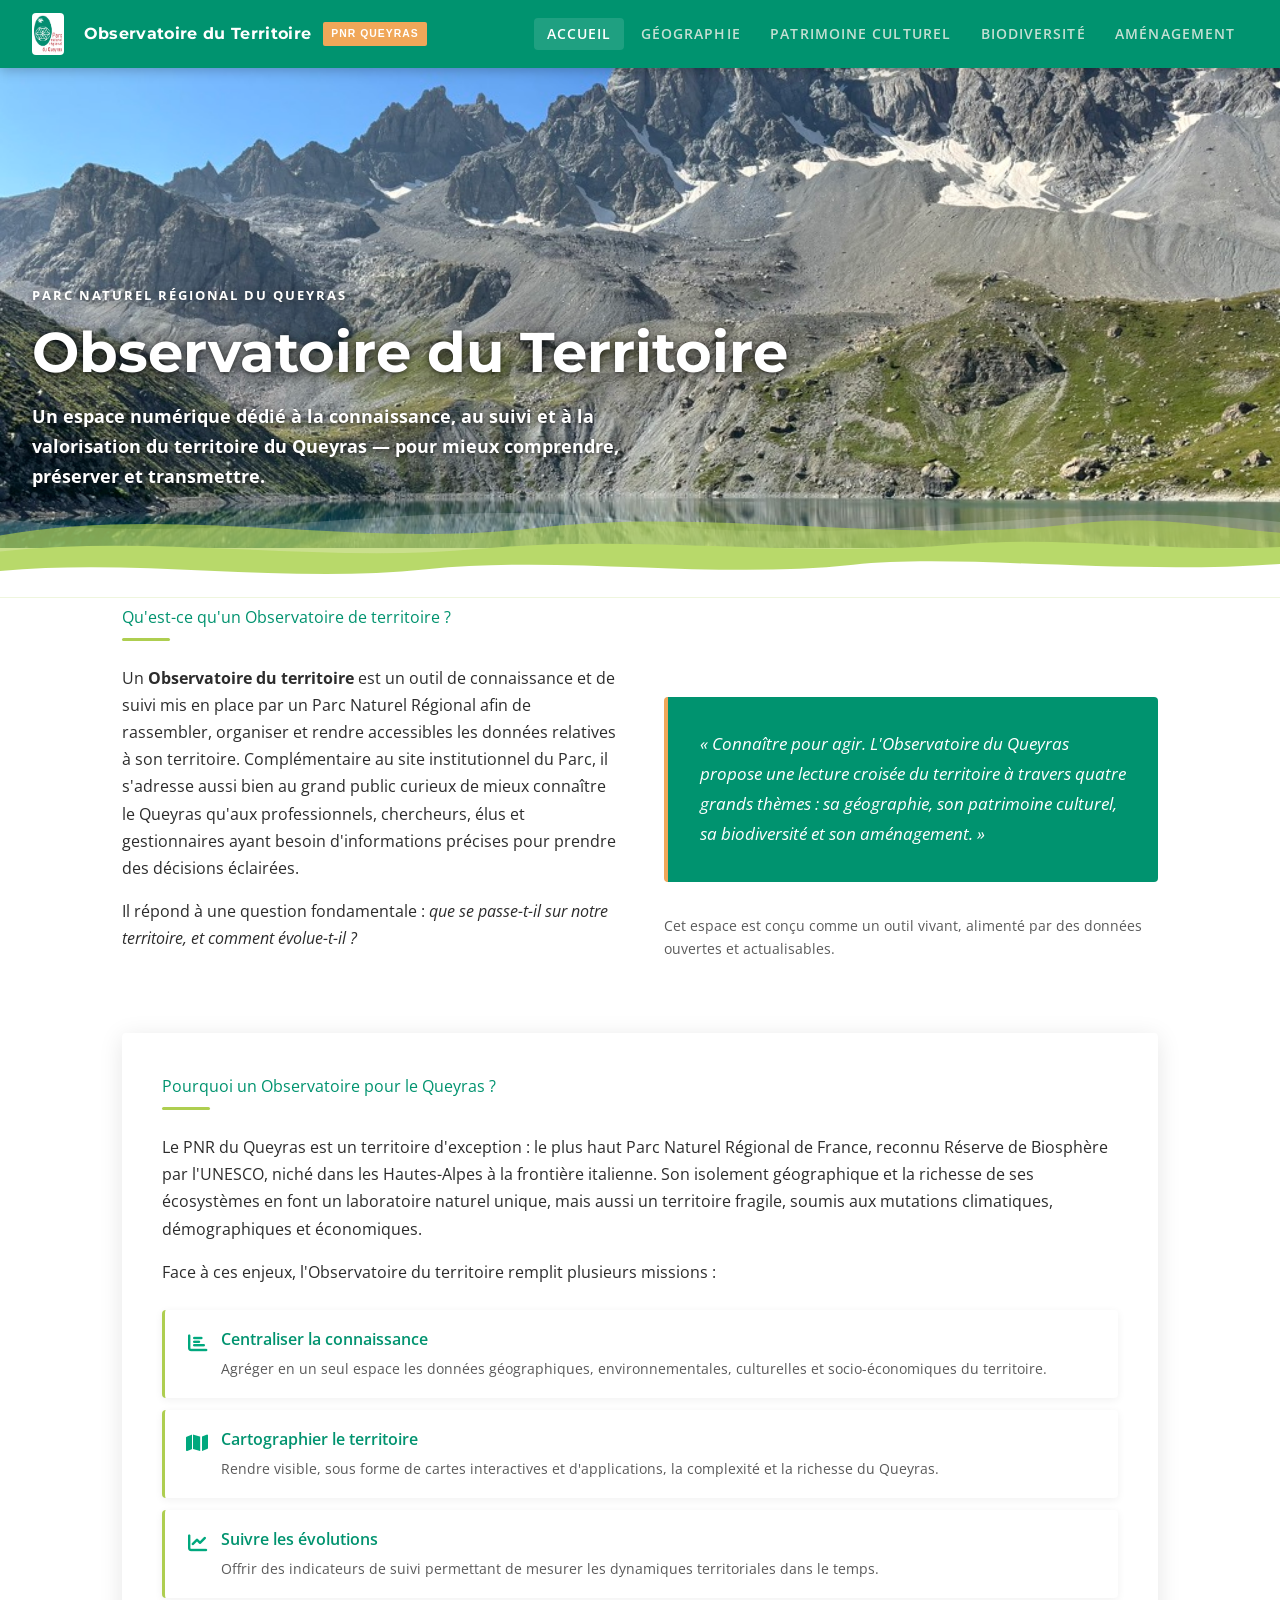
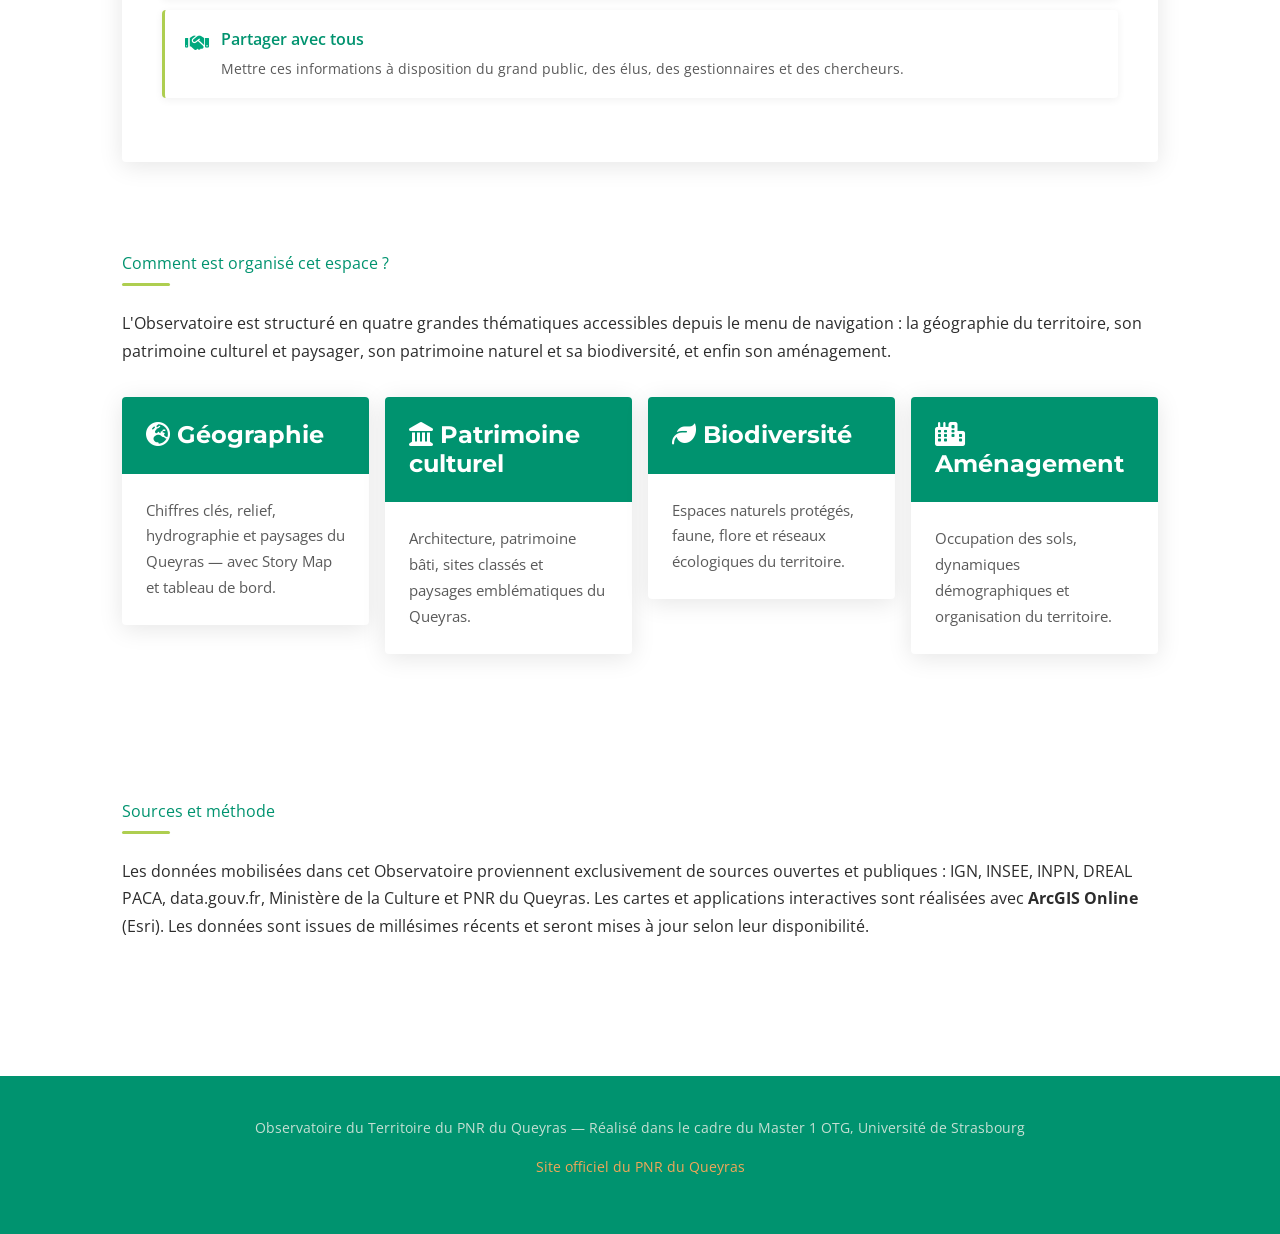
<file: index.html>
<!DOCTYPE html>
<html lang="fr">
<head>
  <meta charset="UTF-8" />
  <meta name="viewport" content="width=device-width, initial-scale=1.0" />
  <title>Observatoire du Territoire — PNR du Queyras</title>
  <link rel="stylesheet" href="style.css" />
  <style>:root { --accent: #aece50; }</style>
</head>
<body>

<!-- NAVIGATION -->
<nav class="navbar">
  <div class="nav-brand"><img src="pnr-queyras-logo.png.webp" alt="Logo PNR Queyras" style="height:42px; width:auto; margin-right:0.5rem; background:white; border-radius:4px; padding:2px;">
    <span>Observatoire du Territoire</span>
    <span class="badge">PNR Queyras</span>
  </div>
  <ul class="nav-links">
    <li><a href="index.html">Accueil</a></li>
    <li><a href="geographie.html">Géographie</a></li>
    <li><a href="patrimoine.html">Patrimoine culturel</a></li>
    <li><a href="biodiversite.html">Biodiversité</a></li>
    <li><a href="amenagement.html">Aménagement</a></li>
  </ul>
</nav>

<!-- HERO -->
<header class="hero" style="
  background: url('accueil-cover.jpeg') center 45% / cover no-repeat;
  position: relative;
">
  <div class="hero-content">
    <p class="hero-eyebrow" style="font-weight:700;">Parc Naturel Régional du Queyras</p>
    <h1>Observatoire du Territoire</h1>
    <p class="hero-subtitle" style="font-weight:700;">Un espace numérique dédié à la connaissance, au suivi et à la valorisation du territoire du Queyras — pour mieux comprendre, préserver et transmettre.</p>
  </div>
  <div class="hero-waves">
    <svg viewBox="0 0 1440 120" preserveAspectRatio="none" xmlns="http://www.w3.org/2000/svg">
      <path d="M0,30 C240,70 480,0 720,35 C960,70 1200,5 1440,35 L1440,120 L0,120 Z" fill="rgba(255,255,255,0.18)"/>
      <path d="M0,50 C200,15 400,65 600,42 C800,18 1000,60 1200,38 C1300,25 1370,42 1440,47 L1440,120 L0,120 Z" fill="#aece50" opacity="0.65"/>
      <path d="M0,68 C180,48 360,82 540,65 C720,48 900,76 1080,60 C1200,50 1320,70 1440,63 L1440,120 L0,120 Z" fill="#b8d96a"/>
      <path d="M0,90 C160,75 320,105 480,88 C640,72 800,100 960,83 C1080,70 1260,95 1440,82 L1440,120 L0,120 Z" fill="#ffffff"/>
    </svg>
  </div>
</header>

<!-- SECTION : QU'EST-CE QU'UN OBSERVATOIRE ? -->
<main>
  <div class="container">

    <section class="section">
      <p class="section-title">Qu'est-ce qu'un Observatoire de territoire ?</p>
      <div class="section-line"></div>

      <div class="content-split fade-in">
        <div>
          <p>Un <strong>Observatoire du territoire</strong> est un outil de connaissance et de suivi mis en place par un Parc Naturel Régional afin de rassembler, organiser et rendre accessibles les données relatives à son territoire. Complémentaire au site institutionnel du Parc, il s'adresse aussi bien au grand public curieux de mieux connaître le Queyras qu'aux professionnels, chercheurs, élus et gestionnaires ayant besoin d'informations précises pour prendre des décisions éclairées.</p>
          <p>Il répond à une question fondamentale : <em>que se passe-t-il sur notre territoire, et comment évolue-t-il ?</em></p>
        </div>
        <div>
          <div class="intro-band">
            « Connaître pour agir. L'Observatoire du Queyras propose une lecture croisée du territoire à travers quatre grands thèmes : sa géographie, son patrimoine culturel, sa biodiversité et son aménagement. »
          </div>
          <p style="font-size:0.88rem; color:var(--texte-leger); margin-top:0.5rem;">Cet espace est conçu comme un outil vivant, alimenté par des données ouvertes et actualisables.</p>
        </div>
      </div>
    </section>

    <!-- SECTION : POURQUOI UN OBSERVATOIRE POUR LE QUEYRAS ? -->
    <section class="section fade-in" style="background:var(--blanc); border-radius:4px; padding:2.5rem; box-shadow:var(--ombre); margin-bottom:2rem;">
      <p class="section-title">Pourquoi un Observatoire pour le Queyras ?</p>
      <div class="section-line"></div>
      <p>Le PNR du Queyras est un territoire d'exception : le plus haut Parc Naturel Régional de France, reconnu Réserve de Biosphère par l'UNESCO, niché dans les Hautes-Alpes à la frontière italienne. Son isolement géographique et la richesse de ses écosystèmes en font un laboratoire naturel unique, mais aussi un territoire fragile, soumis aux mutations climatiques, démographiques et économiques.</p>
      <p>Face à ces enjeux, l'Observatoire du territoire remplit plusieurs missions :</p>
      <ul class="heritage-list">
        <li>
          <span class="icon"><i class="fa-solid fa-chart-bar"></i></span>
          <div><strong>Centraliser la connaissance</strong><span>Agréger en un seul espace les données géographiques, environnementales, culturelles et socio-économiques du territoire.</span></div>
        </li>
        <li>
          <span class="icon"><i class="fa-solid fa-map"></i></span>
          <div><strong>Cartographier le territoire</strong><span>Rendre visible, sous forme de cartes interactives et d'applications, la complexité et la richesse du Queyras.</span></div>
        </li>
        <li>
          <span class="icon"><i class="fa-solid fa-chart-line"></i></span>
          <div><strong>Suivre les évolutions</strong><span>Offrir des indicateurs de suivi permettant de mesurer les dynamiques territoriales dans le temps.</span></div>
        </li>
        <li>
          <span class="icon"><i class="fa-solid fa-handshake"></i></span>
          <div><strong>Partager avec tous</strong><span>Mettre ces informations à disposition du grand public, des élus, des gestionnaires et des chercheurs.</span></div>
        </li>
      </ul>
    </section>

    <!-- SECTION : COMMENT EST ORGANISÉ CET ESPACE ? -->
    <section class="section fade-in">
      <p class="section-title">Comment est organisé cet espace ?</p>
      <div class="section-line"></div>
      <p>L'Observatoire est structuré en quatre grandes thématiques accessibles depuis le menu de navigation : la géographie du territoire, son patrimoine culturel et paysager, son patrimoine naturel et sa biodiversité, et enfin son aménagement.</p>

      <div class="stats-grid" style="grid-template-columns: repeat(auto-fit, minmax(220px,1fr));">
        <a href="geographie.html" style="text-decoration:none;">
          <div class="theme-card">
            <div class="theme-card-header"><h3><i class="fa-solid fa-earth-europe"></i> Géographie</h3></div>
            <div class="theme-card-body">Chiffres clés, relief, hydrographie et paysages du Queyras — avec Story Map et tableau de bord.</div>
          </div>
        </a>
        <a href="patrimoine.html" style="text-decoration:none;">
          <div class="theme-card">
            <div class="theme-card-header"><h3><i class="fa-solid fa-landmark"></i> Patrimoine culturel</h3></div>
            <div class="theme-card-body">Architecture, patrimoine bâti, sites classés et paysages emblématiques du Queyras.</div>
          </div>
        </a>
        <a href="biodiversite.html" style="text-decoration:none;">
          <div class="theme-card">
            <div class="theme-card-header"><h3><i class="fa-solid fa-leaf"></i> Biodiversité</h3></div>
            <div class="theme-card-body">Espaces naturels protégés, faune, flore et réseaux écologiques du territoire.</div>
          </div>
        </a>
        <a href="amenagement.html" style="text-decoration:none;">
          <div class="theme-card">
            <div class="theme-card-header"><h3><i class="fa-solid fa-city"></i> Aménagement</h3></div>
            <div class="theme-card-body">Occupation des sols, dynamiques démographiques et organisation du territoire.</div>
          </div>
        </a>
      </div>
    </section>

    <!-- SECTION : SOURCES ET MÉTHODE -->
    <section class="section fade-in">
      <p class="section-title">Sources et méthode</p>
      <div class="section-line"></div>
      <p>Les données mobilisées dans cet Observatoire proviennent exclusivement de sources ouvertes et publiques : IGN, INSEE, INPN, DREAL PACA, data.gouv.fr, Ministère de la Culture et PNR du Queyras. Les cartes et applications interactives sont réalisées avec <strong>ArcGIS Online</strong> (Esri). Les données sont issues de millésimes récents et seront mises à jour selon leur disponibilité.</p>
    </section>

  </div>
</main>

<!-- FOOTER -->
<footer class="footer">
  <p>Observatoire du Territoire du PNR du Queyras &mdash; Réalisé dans le cadre du Master 1 OTG, Université de Strasbourg</p>
  <p style="margin-top:0.5rem;"><a href="https://www.pnr-queyras.fr" target="_blank">Site officiel du PNR du Queyras</a></p>
</footer>

<script src="main.js"></script>
</body>
</html>
</file>
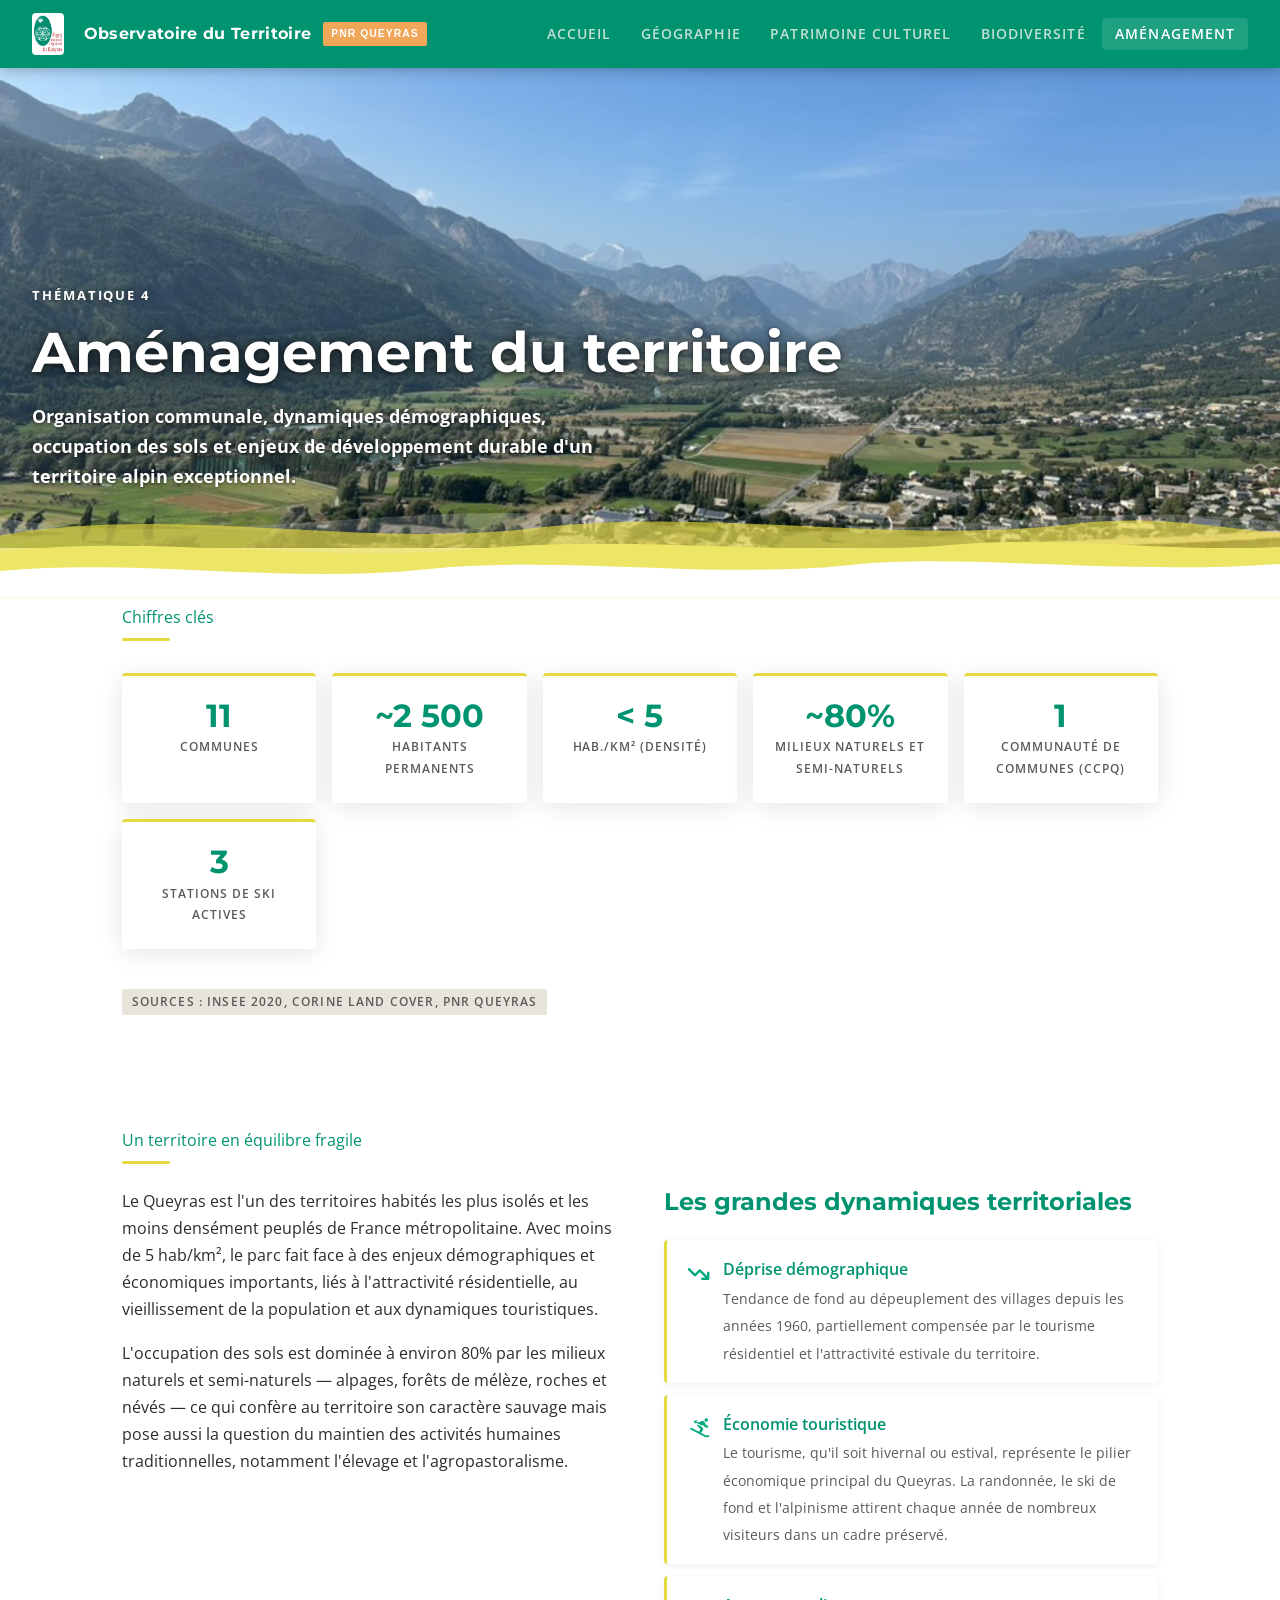
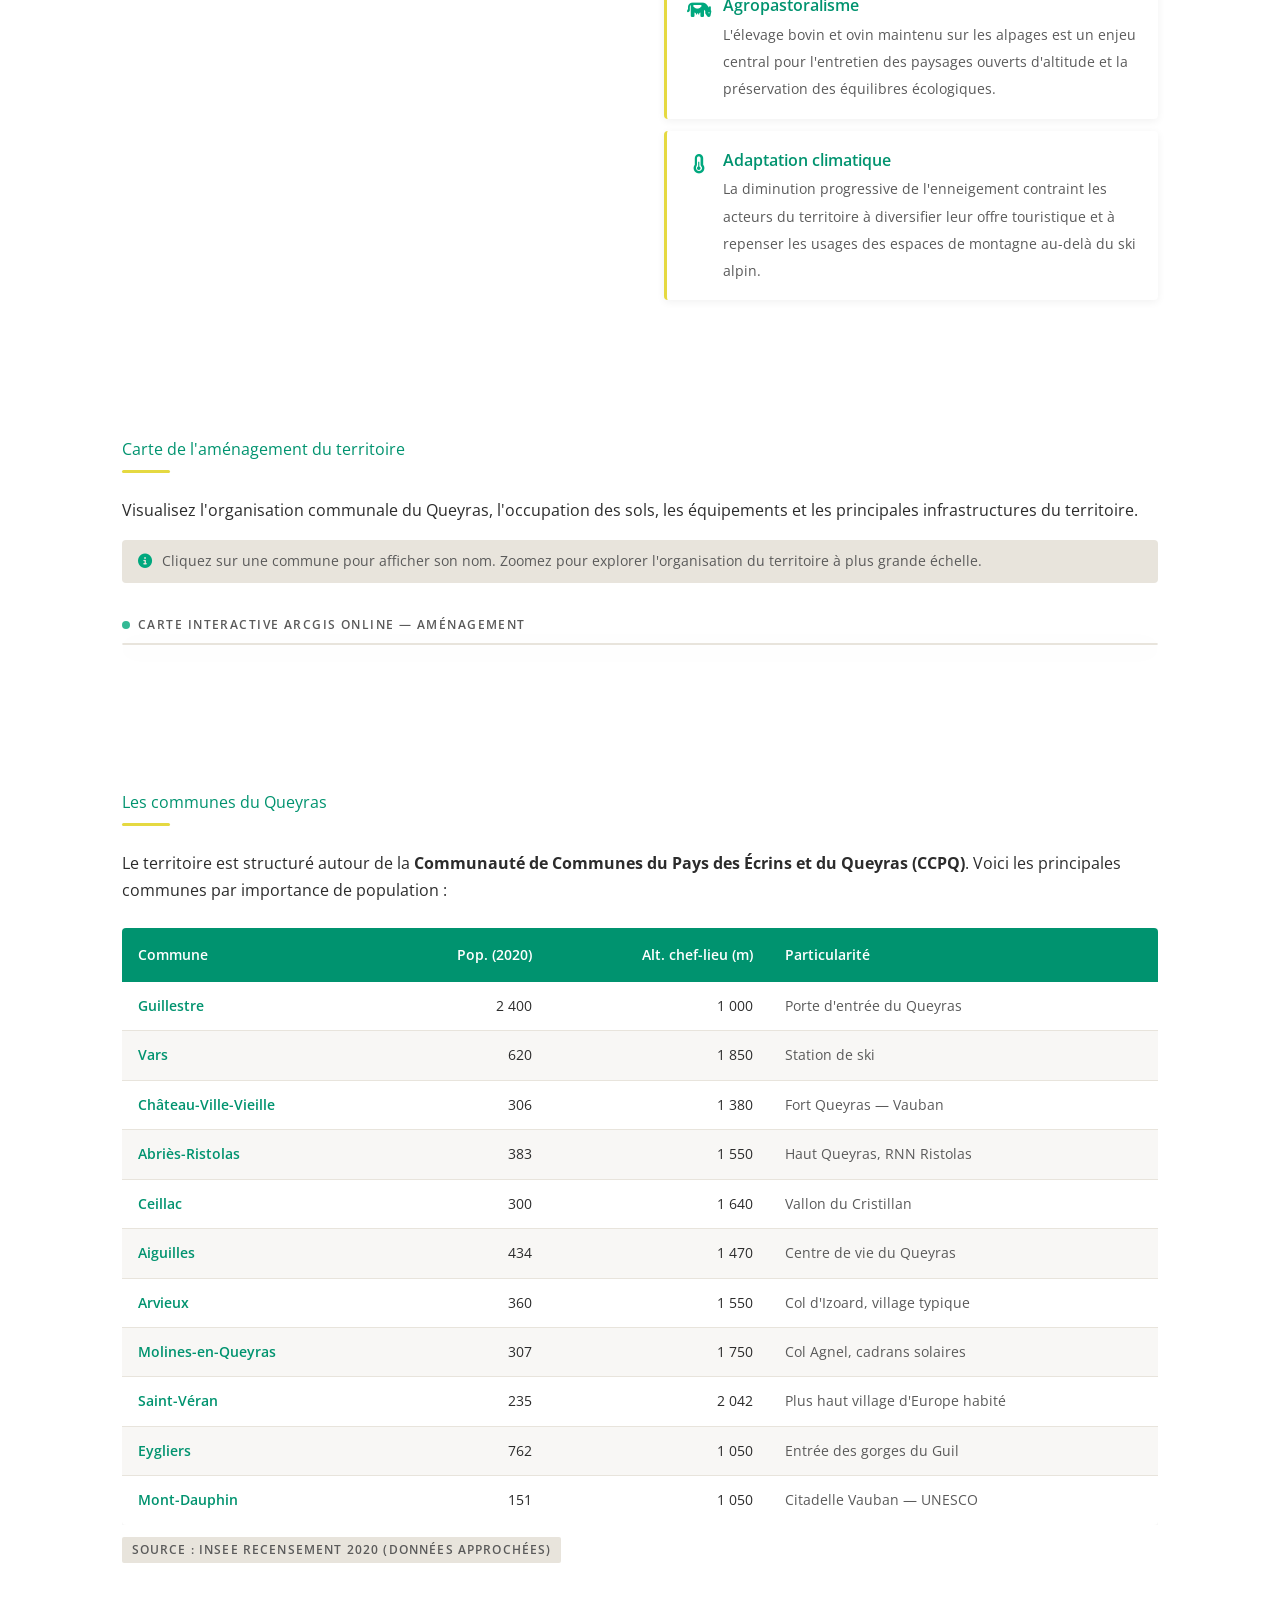
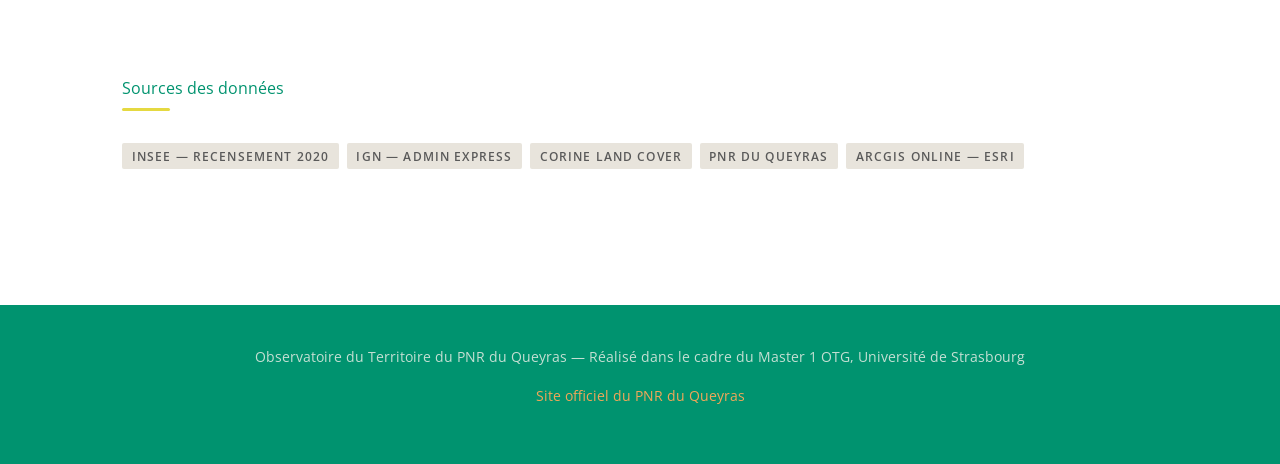
<file: amenagement.html>
<!DOCTYPE html>
<html lang="fr">
<head>
  <meta charset="UTF-8" />
  <meta name="viewport" content="width=device-width, initial-scale=1.0" />
  <title>Aménagement du territoire — Observatoire PNR Queyras</title>
  <link rel="stylesheet" href="style.css" />
  <script type="module" src="https://js.arcgis.com/5.0/embeddable-components/"></script>
  <style>:root { --accent: #e5d941; }</style>
</head>
<body>

<nav class="navbar">
  <div class="nav-brand"><img src="pnr-queyras-logo.png.webp" alt="Logo PNR Queyras" style="height:42px; width:auto; margin-right:0.5rem; background:white; border-radius:4px; padding:2px;">
    <span>Observatoire du Territoire</span>
    <span class="badge">PNR Queyras</span>
  </div>
  <ul class="nav-links">
    <li><a href="index.html">Accueil</a></li>
    <li><a href="geographie.html">Géographie</a></li>
    <li><a href="patrimoine.html">Patrimoine culturel</a></li>
    <li><a href="biodiversite.html">Biodiversité</a></li>
    <li><a href="amenagement.html">Aménagement</a></li>
  </ul>
</nav>

<header class="hero" style="
  background: url('amenagement-cover.jpeg') center 55% / cover no-repeat;
  position: relative;
">
  <div class="hero-content">
    <p class="hero-eyebrow" style="font-weight:700;">Thématique 4</p>
    <h1>Aménagement du territoire</h1>
    <p class="hero-subtitle" style="font-weight:700;">Organisation communale, dynamiques démographiques, occupation des sols et enjeux de développement durable d'un territoire alpin exceptionnel.</p>
  </div>
  <div class="hero-waves">
    <svg viewBox="0 0 1440 120" preserveAspectRatio="none" xmlns="http://www.w3.org/2000/svg">
      <path d="M0,30 C240,70 480,0 720,35 C960,70 1200,5 1440,35 L1440,120 L0,120 Z" fill="rgba(255,255,255,0.18)"/>
      <path d="M0,50 C200,15 400,65 600,42 C800,18 1000,60 1200,38 C1300,25 1370,42 1440,47 L1440,120 L0,120 Z" fill="#e5d941" opacity="0.65"/>
      <path d="M0,68 C180,48 360,82 540,65 C720,48 900,76 1080,60 C1200,50 1320,70 1440,63 L1440,120 L0,120 Z" fill="#ece566"/>
      <path d="M0,90 C160,75 320,105 480,88 C640,72 800,100 960,83 C1080,70 1260,95 1440,82 L1440,120 L0,120 Z" fill="#ffffff"/>
    </svg>
  </div>
</header>

<main>
  <div class="container">

    <!-- CHIFFRES CLÉS -->
    <section class="section">
      <p class="section-title">Chiffres clés</p>
      <div class="section-line"></div>
      <div class="stats-grid fade-in">
        <div class="stat-card" >
          <div class="stat-value">11</div>
          <div class="stat-label">Communes</div>
        </div>
        <div class="stat-card" >
          <div class="stat-value">~2 500</div>
          <div class="stat-label">Habitants permanents</div>
        </div>
        <div class="stat-card" >
          <div class="stat-value">&lt; 5</div>
          <div class="stat-label">hab./km² (densité)</div>
        </div>
        <div class="stat-card" >
          <div class="stat-value">~80%</div>
          <div class="stat-label">Milieux naturels et semi-naturels</div>
        </div>
        <div class="stat-card" >
          <div class="stat-value">1</div>
          <div class="stat-label">Communauté de communes (CCPQ)</div>
        </div>
        <div class="stat-card" >
          <div class="stat-value">3</div>
          <div class="stat-label">Stations de ski actives</div>
        </div>
      </div>
      <span class="source-tag">Sources : INSEE 2020, Corine Land Cover, PNR Queyras</span>
    </section>

    <!-- PRÉSENTATION TEXTUELLE -->
    <section class="section fade-in">
      <p class="section-title">Un territoire en équilibre fragile</p>
      <div class="section-line"></div>
      <div class="content-split">
        <div>
          <p>Le Queyras est l'un des territoires habités les plus isolés et les moins densément peuplés de France métropolitaine. Avec moins de 5 hab/km², le parc fait face à des enjeux démographiques et économiques importants, liés à l'attractivité résidentielle, au vieillissement de la population et aux dynamiques touristiques.</p>
          <p>L'occupation des sols est dominée à environ 80% par les milieux naturels et semi-naturels — alpages, forêts de mélèze, roches et névés — ce qui confère au territoire son caractère sauvage mais pose aussi la question du maintien des activités humaines traditionnelles, notamment l'élevage et l'agropastoralisme.</p>
        </div>
        <div>
          <h3 style="color:var(--vert-foret); margin-bottom:0.75rem;">Les grandes dynamiques territoriales</h3>
          <ul class="heritage-list">
            <li>
              <span class="icon"><i class="fa-solid fa-arrow-trend-down"></i></span>
              <div><strong>Déprise démographique</strong><span>Tendance de fond au dépeuplement des villages depuis les années 1960, partiellement compensée par le tourisme résidentiel et l'attractivité estivale du territoire.</span></div>
            </li>
            <li>
              <span class="icon"><i class="fa-solid fa-person-skiing"></i></span>
              <div><strong>Économie touristique</strong><span>Le tourisme, qu'il soit hivernal ou estival, représente le pilier économique principal du Queyras. La randonnée, le ski de fond et l'alpinisme attirent chaque année de nombreux visiteurs dans un cadre préservé.</span></div>
            </li>
            <li>
              <span class="icon"><i class="fa-solid fa-cow"></i></span>
              <div><strong>Agropastoralisme</strong><span>L'élevage bovin et ovin maintenu sur les alpages est un enjeu central pour l'entretien des paysages ouverts d'altitude et la préservation des équilibres écologiques.</span></div>
            </li>
            <li>
              <span class="icon"><i class="fa-solid fa-temperature-half"></i></span>
              <div><strong>Adaptation climatique</strong><span>La diminution progressive de l'enneigement contraint les acteurs du territoire à diversifier leur offre touristique et à repenser les usages des espaces de montagne au-delà du ski alpin.</span></div>
            </li>
          </ul>
        </div>
      </div>
    </section>

    <!-- CARTE INTERACTIVE -->
    <section class="section fade-in">
      <p class="section-title">Carte de l'aménagement du territoire</p>
      <div class="section-line"></div>
      <p>Visualisez l'organisation communale du Queyras, l'occupation des sols, les équipements et les principales infrastructures du territoire.</p>
      <p style="font-size:0.88rem; color:var(--texte-leger); background:var(--gris-doux); padding:0.6rem 1rem; border-radius:4px; margin-bottom:0.5rem;">
        <i class="fa-solid fa-circle-info" style="color:var(--vert-montagne); margin-right:0.4rem;"></i>
        Cliquez sur une commune pour afficher son nom. Zoomez pour explorer l'organisation du territoire à plus grande échelle.
      </p>

      <div class="map-block">
        <div class="map-label">Carte interactive ArcGIS Online — Aménagement</div>
        <div class="map-iframe-wrapper">
          <!-- ╔══════════════════════════════════════════════════════════╗
               ║  REMPLACER PAR VOTRE LIEN ARCGIS AMÉNAGEMENT            ║
               ║  Couches suggérées :                                    ║
               ║  - Limites PNR + Communes                               ║
               ║  - Occupation des sols (Corine Land Cover)              ║
               ║  - Routes et accès                                      ║
               ║  - Équipements touristiques                             ║
               ╚══════════════════════════════════════════════════════════╝ -->
          <arcgis-embedded-map
            style="height:500px; width:100%;"
            item-id="7ecd8240e781426290216655fb91750b"
            theme="light"
            legend-enabled
            time-zone-label-enabled
            extent="725089.1506070411,5548488.668702696,801679.0529486844,5602911.832841669,102100"
            portal-url="https://unistra.maps.arcgis.com">
          </arcgis-embedded-map>
        </div>
      </div>
    </section>

    <!-- RÉPARTITION COMMUNALE -->
    <section class="section fade-in">
      <p class="section-title">Les communes du Queyras</p>
      <div class="section-line"></div>
      <p>Le territoire est structuré autour de la <strong>Communauté de Communes du Pays des Écrins et du Queyras (CCPQ)</strong>. Voici les principales communes par importance de population :</p>

      <div style="overflow-x:auto; margin-top:1.5rem;">
        <table style="width:100%; border-collapse:collapse; background:var(--blanc); border-radius:4px; overflow:hidden; box-shadow:var(--ombre); font-size:0.9rem;">
          <thead>
            <tr style="background:var(--vert-foret); color:var(--blanc);">
              <th style="padding:0.9rem 1rem; text-align:left; font-weight:600;">Commune</th>
              <th style="padding:0.9rem 1rem; text-align:right; font-weight:600;">Pop. (2020)</th>
              <th style="padding:0.9rem 1rem; text-align:right; font-weight:600;">Alt. chef-lieu (m)</th>
              <th style="padding:0.9rem 1rem; text-align:left; font-weight:600;">Particularité</th>
            </tr>
          </thead>
          <tbody>
            <tr style="border-bottom:1px solid var(--gris-doux);">
              <td style="padding:0.75rem 1rem; font-weight:600; color:var(--vert-foret);">Guillestre</td>
              <td style="padding:0.75rem 1rem; text-align:right;">2 400</td>
              <td style="padding:0.75rem 1rem; text-align:right;">1 000</td>
              <td style="padding:0.75rem 1rem; color:var(--texte-leger);">Porte d'entrée du Queyras</td>
            </tr>
            <tr style="border-bottom:1px solid var(--gris-doux); background:rgba(232,228,220,0.3);">
              <td style="padding:0.75rem 1rem; font-weight:600; color:var(--vert-foret);">Vars</td>
              <td style="padding:0.75rem 1rem; text-align:right;">620</td>
              <td style="padding:0.75rem 1rem; text-align:right;">1 850</td>
              <td style="padding:0.75rem 1rem; color:var(--texte-leger);">Station de ski</td>
            </tr>
            <tr style="border-bottom:1px solid var(--gris-doux);">
              <td style="padding:0.75rem 1rem; font-weight:600; color:var(--vert-foret);">Château-Ville-Vieille</td>
              <td style="padding:0.75rem 1rem; text-align:right;">306</td>
              <td style="padding:0.75rem 1rem; text-align:right;">1 380</td>
              <td style="padding:0.75rem 1rem; color:var(--texte-leger);">Fort Queyras — Vauban</td>
            </tr>
            <tr style="border-bottom:1px solid var(--gris-doux); background:rgba(232,228,220,0.3);">
              <td style="padding:0.75rem 1rem; font-weight:600; color:var(--vert-foret);">Abriès-Ristolas</td>
              <td style="padding:0.75rem 1rem; text-align:right;">383</td>
              <td style="padding:0.75rem 1rem; text-align:right;">1 550</td>
              <td style="padding:0.75rem 1rem; color:var(--texte-leger);">Haut Queyras, RNN Ristolas</td>
            </tr>
            <tr style="border-bottom:1px solid var(--gris-doux);">
              <td style="padding:0.75rem 1rem; font-weight:600; color:var(--vert-foret);">Ceillac</td>
              <td style="padding:0.75rem 1rem; text-align:right;">300</td>
              <td style="padding:0.75rem 1rem; text-align:right;">1 640</td>
              <td style="padding:0.75rem 1rem; color:var(--texte-leger);">Vallon du Cristillan</td>
            </tr>
            <tr style="border-bottom:1px solid var(--gris-doux); background:rgba(232,228,220,0.3);">
              <td style="padding:0.75rem 1rem; font-weight:600; color:var(--vert-foret);">Aiguilles</td>
              <td style="padding:0.75rem 1rem; text-align:right;">434</td>
              <td style="padding:0.75rem 1rem; text-align:right;">1 470</td>
              <td style="padding:0.75rem 1rem; color:var(--texte-leger);">Centre de vie du Queyras</td>
            </tr>
            <tr style="border-bottom:1px solid var(--gris-doux);">
              <td style="padding:0.75rem 1rem; font-weight:600; color:var(--vert-foret);">Arvieux</td>
              <td style="padding:0.75rem 1rem; text-align:right;">360</td>
              <td style="padding:0.75rem 1rem; text-align:right;">1 550</td>
              <td style="padding:0.75rem 1rem; color:var(--texte-leger);">Col d'Izoard, village typique</td>
            </tr>
            <tr style="border-bottom:1px solid var(--gris-doux); background:rgba(232,228,220,0.3);">
              <td style="padding:0.75rem 1rem; font-weight:600; color:var(--vert-foret);">Molines-en-Queyras</td>
              <td style="padding:0.75rem 1rem; text-align:right;">307</td>
              <td style="padding:0.75rem 1rem; text-align:right;">1 750</td>
              <td style="padding:0.75rem 1rem; color:var(--texte-leger);">Col Agnel, cadrans solaires</td>
            </tr>
            <tr style="border-bottom:1px solid var(--gris-doux);">
              <td style="padding:0.75rem 1rem; font-weight:600; color:var(--vert-foret);">Saint-Véran</td>
              <td style="padding:0.75rem 1rem; text-align:right;">235</td>
              <td style="padding:0.75rem 1rem; text-align:right;">2 042</td>
              <td style="padding:0.75rem 1rem; color:var(--texte-leger);">Plus haut village d'Europe habité</td>
            </tr>
            <tr style="border-bottom:1px solid var(--gris-doux); background:rgba(232,228,220,0.3);">
              <td style="padding:0.75rem 1rem; font-weight:600; color:var(--vert-foret);">Eygliers</td>
              <td style="padding:0.75rem 1rem; text-align:right;">762</td>
              <td style="padding:0.75rem 1rem; text-align:right;">1 050</td>
              <td style="padding:0.75rem 1rem; color:var(--texte-leger);">Entrée des gorges du Guil</td>
            </tr>
            <tr>
              <td style="padding:0.75rem 1rem; font-weight:600; color:var(--vert-foret);">Mont-Dauphin</td>
              <td style="padding:0.75rem 1rem; text-align:right;">151</td>
              <td style="padding:0.75rem 1rem; text-align:right;">1 050</td>
              <td style="padding:0.75rem 1rem; color:var(--texte-leger);">Citadelle Vauban — UNESCO</td>
            </tr>
          </tbody>
        </table>
      </div>
      <span class="source-tag" style="margin-top:0.75rem; display:inline-block;">Source : INSEE Recensement 2020 (données approchées)</span>
    </section>

    <section class="section fade-in">
      <p class="section-title">Sources des données</p>
      <div class="section-line"></div>
      <p>
        <span class="source-tag">INSEE — Recensement 2020</span>&nbsp;
        <span class="source-tag">IGN — Admin Express</span>&nbsp;
        <span class="source-tag">Corine Land Cover</span>&nbsp;
        <span class="source-tag">PNR du Queyras</span>&nbsp;
        <span class="source-tag">ArcGIS Online — Esri</span>
      </p>
    </section>

  </div>
</main>

<footer class="footer">
  <p>Observatoire du Territoire du PNR du Queyras &mdash; Réalisé dans le cadre du Master 1 OTG, Université de Strasbourg</p>
  <p style="margin-top:0.5rem;"><a href="https://www.pnr-queyras.fr" target="_blank">Site officiel du PNR du Queyras</a></p>
</footer>

<script src="main.js"></script>
</body>
</html>
</file>
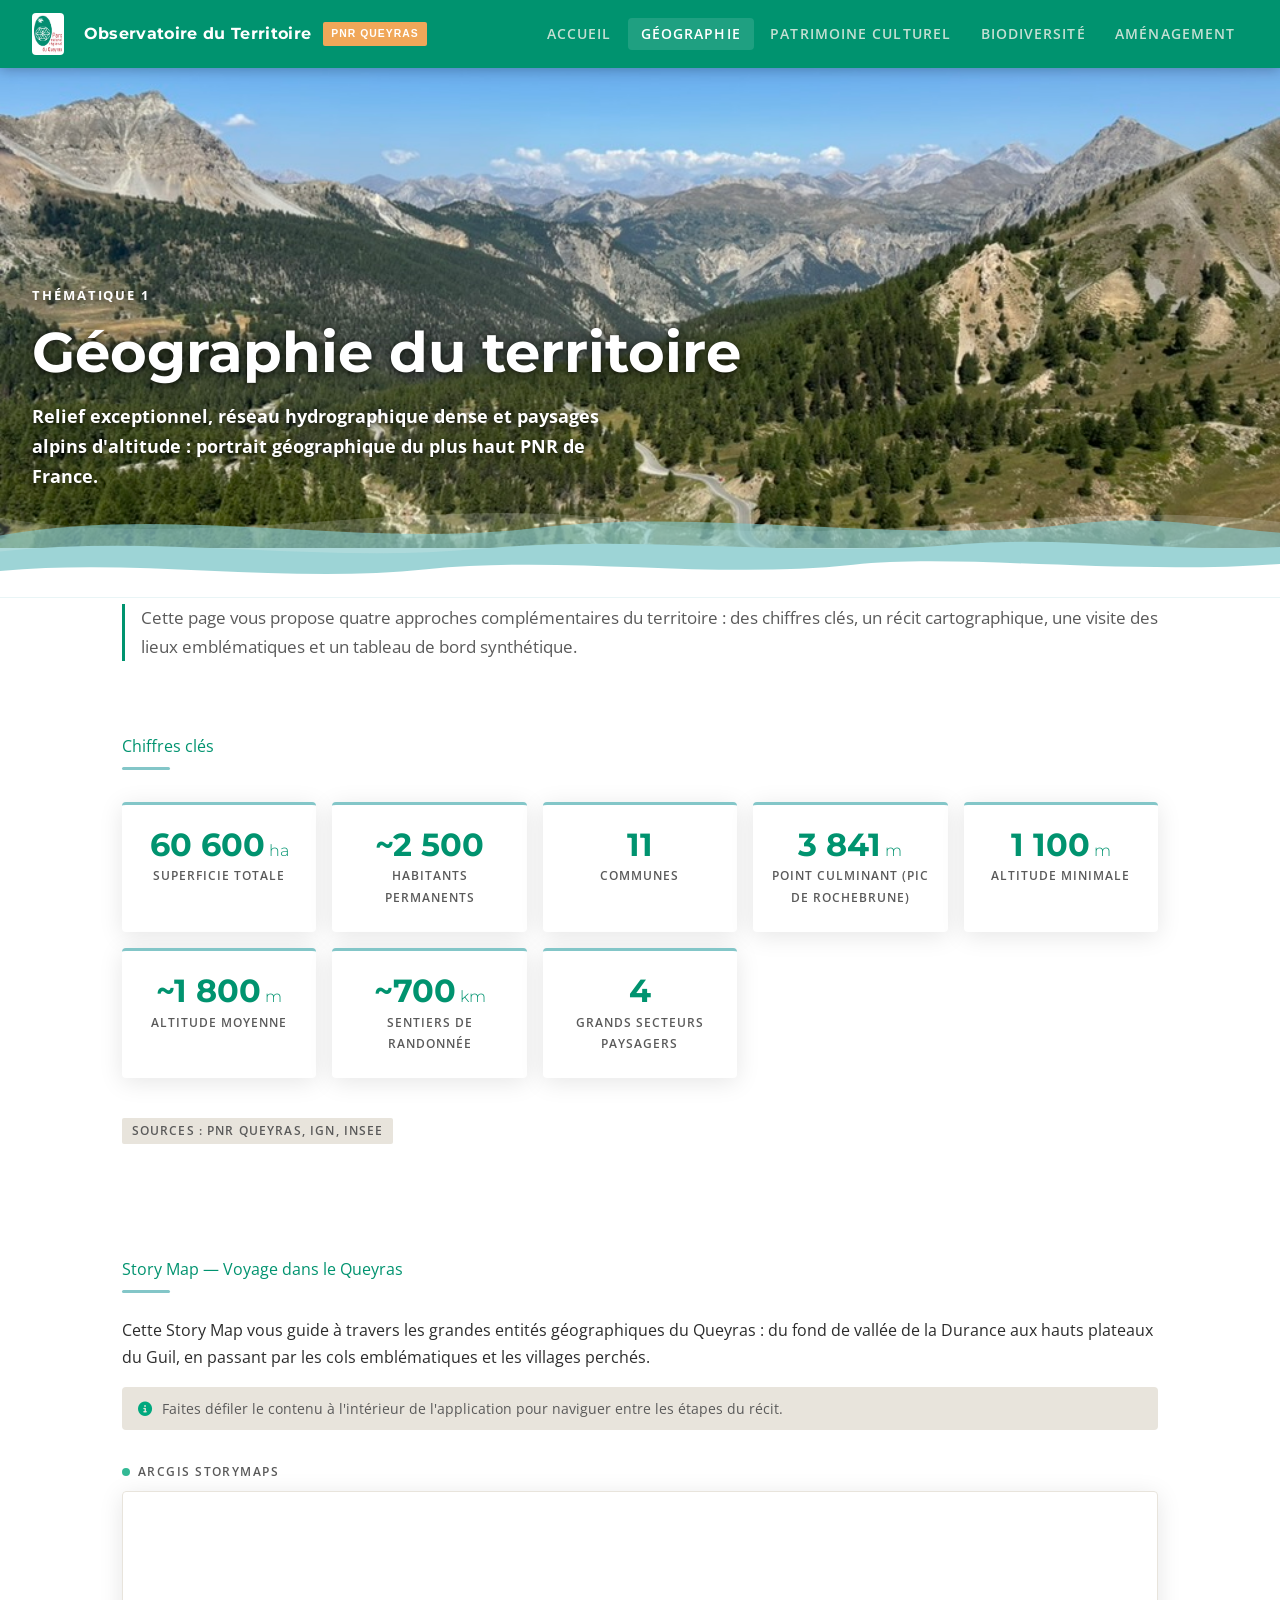
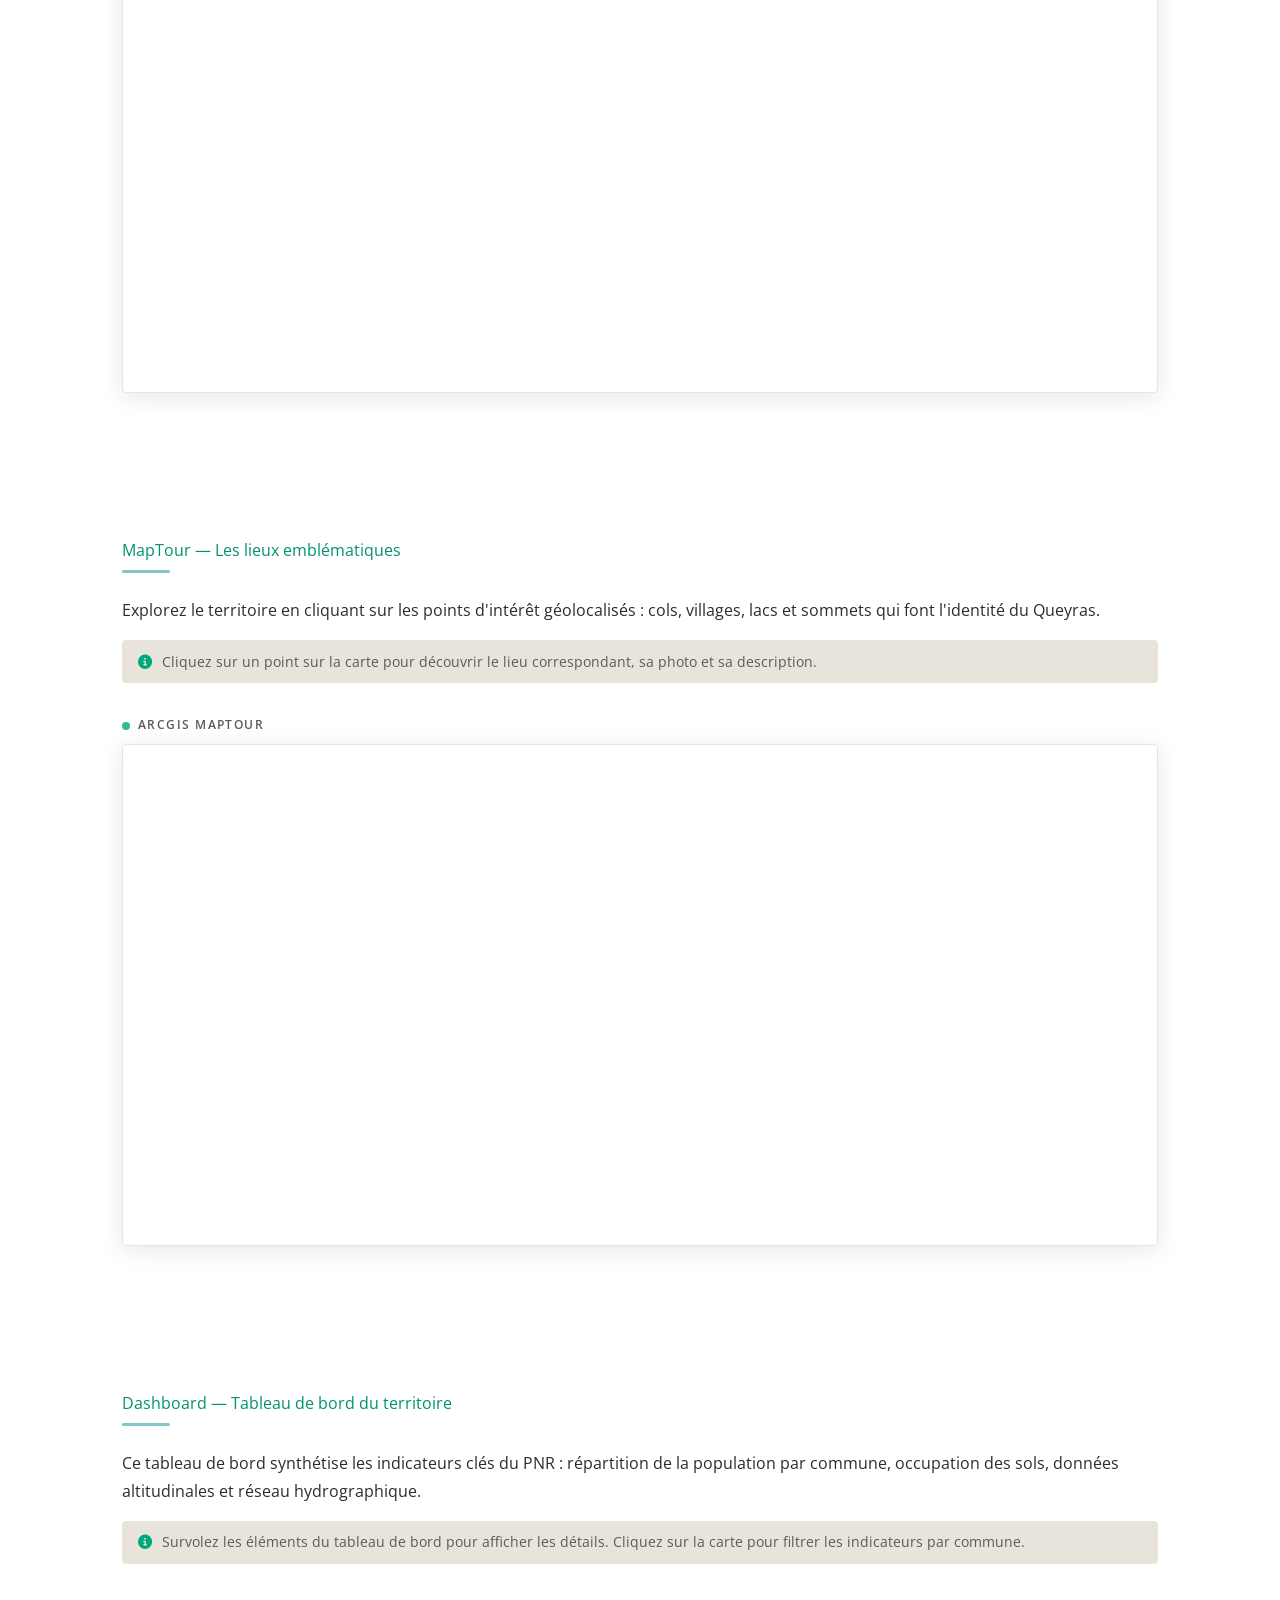
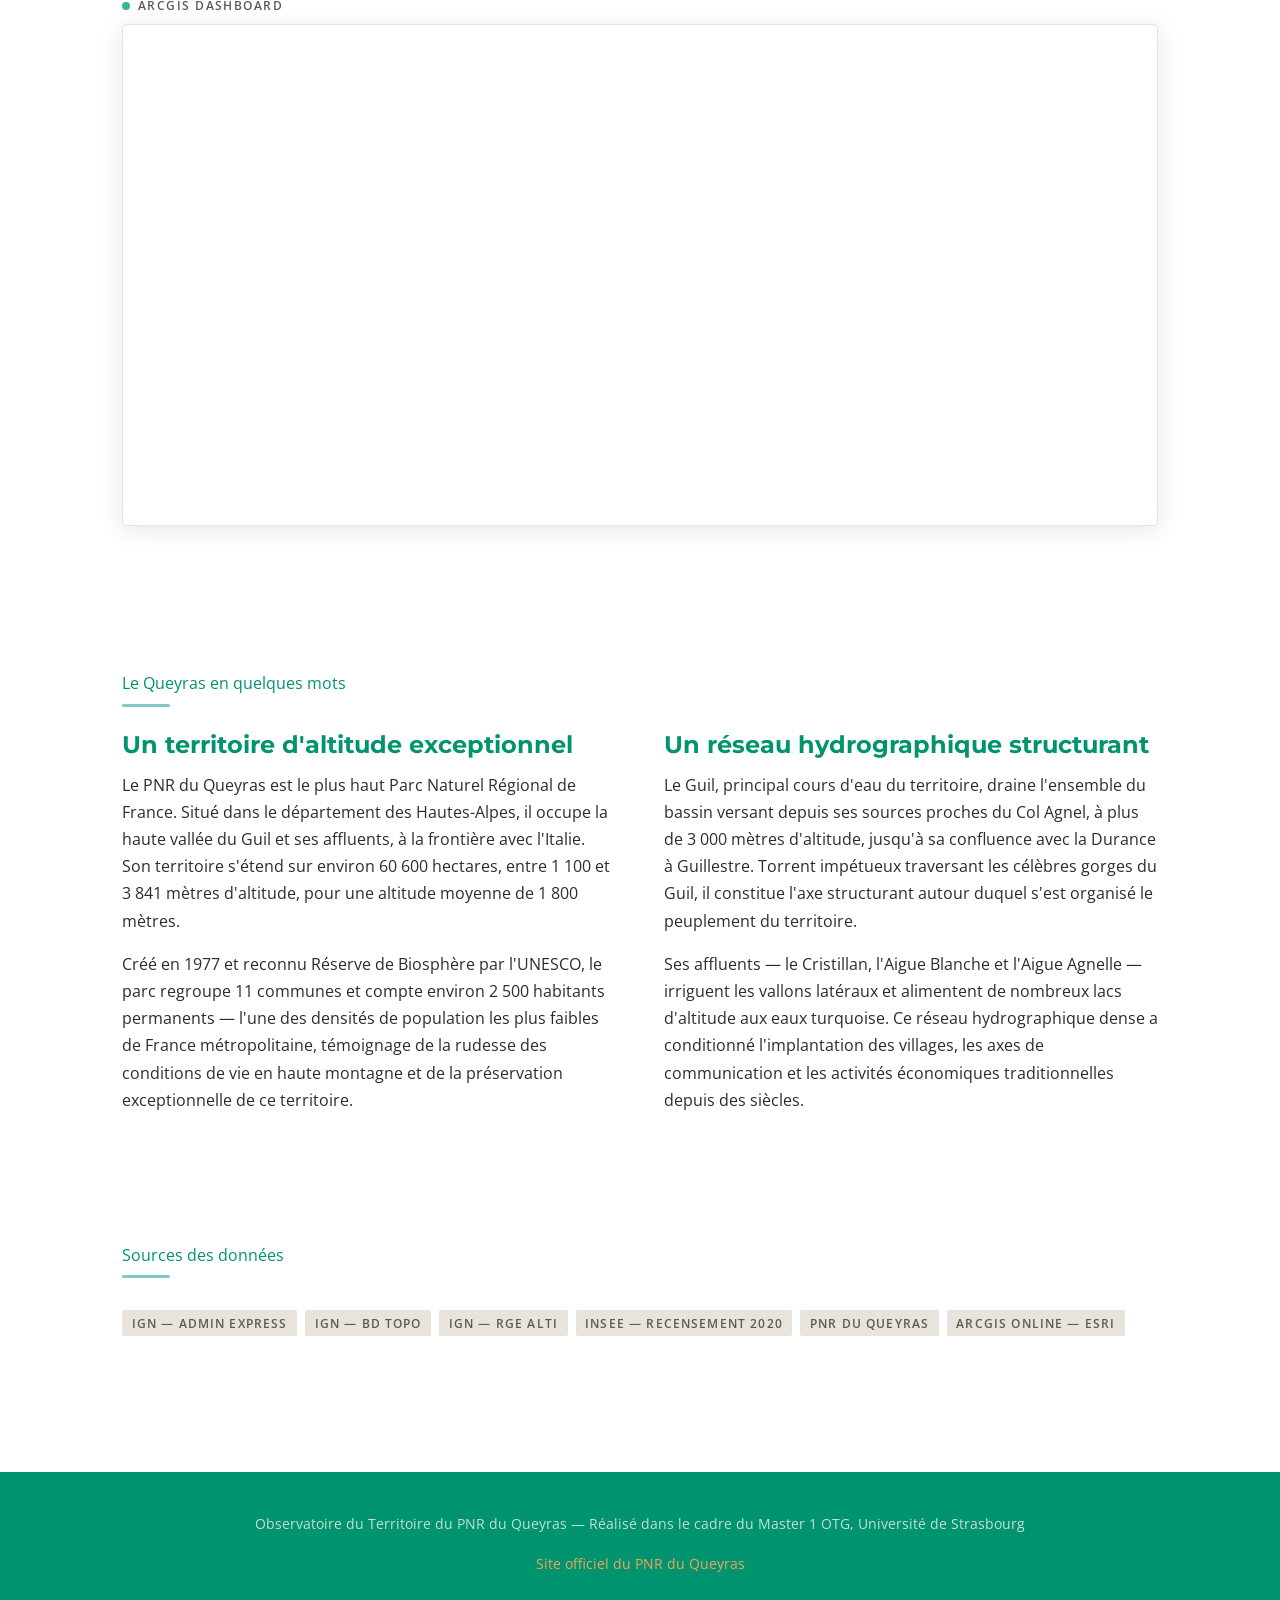
<file: geographie.html>
<!DOCTYPE html>
<html lang="fr">
<head>
  <meta charset="UTF-8" />
  <meta name="viewport" content="width=device-width, initial-scale=1.0" />
  <title>Géographie du territoire — Observatoire PNR Queyras</title>
  <link rel="stylesheet" href="style.css" />
  <style>:root { --accent: #83c6c8; }</style>
</head>
<body>

<nav class="navbar">
  <div class="nav-brand"><img src="pnr-queyras-logo.png.webp" alt="Logo PNR Queyras" style="height:42px; width:auto; margin-right:0.5rem; background:white; border-radius:4px; padding:2px;">
    <span>Observatoire du Territoire</span>
    <span class="badge">PNR Queyras</span>
  </div>
  <ul class="nav-links">
    <li><a href="index.html">Accueil</a></li>
    <li><a href="geographie.html">Géographie</a></li>
    <li><a href="patrimoine.html">Patrimoine culturel</a></li>
    <li><a href="biodiversite.html">Biodiversité</a></li>
    <li><a href="amenagement.html">Aménagement</a></li>
  </ul>
</nav>

<header class="hero" style="
  background: url('geographie-cover.jpeg') center 55% / cover no-repeat;
  position: relative;
">
  <div class="hero-content">
    <p class="hero-eyebrow" style="font-weight:700;">Thématique 1</p>
    <h1>Géographie du territoire</h1>
    <p class="hero-subtitle" style="font-weight:700;">Relief exceptionnel, réseau hydrographique dense et paysages alpins d'altitude : portrait géographique du plus haut PNR de France.</p>
  </div>
  <div class="hero-waves">
    <svg viewBox="0 0 1440 120" preserveAspectRatio="none" xmlns="http://www.w3.org/2000/svg">
      <path d="M0,30 C240,70 480,0 720,35 C960,70 1200,5 1440,35 L1440,120 L0,120 Z" fill="rgba(255,255,255,0.18)"/>
      <path d="M0,50 C200,15 400,65 600,42 C800,18 1000,60 1200,38 C1300,25 1370,42 1440,47 L1440,120 L0,120 Z" fill="#83c6c8" opacity="0.65"/>
      <path d="M0,68 C180,48 360,82 540,65 C720,48 900,76 1080,60 C1200,50 1320,70 1440,63 L1440,120 L0,120 Z" fill="#9dd4d6"/>
      <path d="M0,90 C160,75 320,105 480,88 C640,72 800,100 960,83 C1080,70 1260,95 1440,82 L1440,120 L0,120 Z" fill="#ffffff"/>
    </svg>
  </div>
</header>

<main>
  <div class="container">

    <!-- PHRASE D'INTRODUCTION -->
    <section class="section" style="padding-bottom:0;">
      <p style="font-size:1.05rem; color:var(--texte-leger); border-left:3px solid var(--vert-foret); padding-left:1rem;">
        Cette page vous propose quatre approches complémentaires du territoire : des chiffres clés, un récit cartographique, une visite des lieux emblématiques et un tableau de bord synthétique.
      </p>
    </section>

    <!-- CHIFFRES CLÉS -->
    <section class="section">
      <p class="section-title"> Chiffres clés
      </p>
      <div class="section-line"></div>

      <div class="stats-grid fade-in">
        <div class="stat-card">
          <div class="stat-value">60 600<span class="stat-unit"> ha</span></div>
          <div class="stat-label">Superficie totale</div>
        </div>
        <div class="stat-card">
          <div class="stat-value">~2 500</div>
          <div class="stat-label">Habitants permanents</div>
        </div>
        <div class="stat-card">
          <div class="stat-value">11</div>
          <div class="stat-label">Communes</div>
        </div>
        <div class="stat-card">
          <div class="stat-value">3 841<span class="stat-unit"> m</span></div>
          <div class="stat-label">Point culminant (Pic de Rochebrune)</div>
        </div>
        <div class="stat-card">
          <div class="stat-value">1 100<span class="stat-unit"> m</span></div>
          <div class="stat-label">Altitude minimale</div>
        </div>
        <div class="stat-card">
          <div class="stat-value">~1 800<span class="stat-unit"> m</span></div>
          <div class="stat-label">Altitude moyenne</div>
        </div>
        <div class="stat-card">
          <div class="stat-value">~700<span class="stat-unit"> km</span></div>
          <div class="stat-label">Sentiers de randonnée</div>
        </div>
        <div class="stat-card">
          <div class="stat-value">4</div>
          <div class="stat-label">Grands secteurs paysagers</div>
        </div>
      </div>
      <span class="source-tag">Sources : PNR Queyras, IGN, INSEE</span>
    </section>

    <!-- STORY MAP -->
    <section class="section fade-in">
      <p class="section-title"> Story Map — Voyage dans le Queyras
      </p>
      <div class="section-line"></div>
      <p>Cette Story Map vous guide à travers les grandes entités géographiques du Queyras : du fond de vallée de la Durance aux hauts plateaux du Guil, en passant par les cols emblématiques et les villages perchés.</p>
      <p style="font-size:0.88rem; color:var(--texte-leger); background:var(--gris-doux); padding:0.6rem 1rem; border-radius:4px; margin-bottom:0.5rem;">
        <i class="fa-solid fa-circle-info" style="color:var(--vert-montagne); margin-right:0.4rem;"></i>
        Faites défiler le contenu à l'intérieur de l'application pour naviguer entre les étapes du récit.
      </p>

      <div class="map-block">
        <div class="map-label">ArcGIS StoryMaps</div>
        <div class="map-iframe-wrapper">
          <iframe src="https://storymaps.arcgis.com/stories/fcf23e44773f4e20a5d55ac9b811857d?cover=false" width="100%" height="500px" frameborder="0" allowfullscreen allow="geolocation"></iframe>
        </div>
      </div>
    </section>

    <!-- MAP TOUR -->
    <section class="section fade-in">
      <p class="section-title"> MapTour — Les lieux emblématiques
      </p>
      <div class="section-line"></div>
      <p>Explorez le territoire en cliquant sur les points d'intérêt géolocalisés : cols, villages, lacs et sommets qui font l'identité du Queyras.</p>
      <p style="font-size:0.88rem; color:var(--texte-leger); background:var(--gris-doux); padding:0.6rem 1rem; border-radius:4px; margin-bottom:0.5rem;">
        <i class="fa-solid fa-circle-info" style="color:var(--vert-montagne); margin-right:0.4rem;"></i>
        Cliquez sur un point sur la carte pour découvrir le lieu correspondant, sa photo et sa description.
      </p>

      <div class="map-block">
        <div class="map-label">ArcGIS MapTour</div>
        <div class="map-iframe-wrapper">
          <iframe src="https://storymaps.arcgis.com/stories/aadb3145d29c4716987d26f00941ec8d?cover=false" width="100%" height="500px" frameborder="0" allowfullscreen allow="geolocation"></iframe>
        </div>
      </div>
    </section>

    <!-- DASHBOARD -->
    <section class="section fade-in">
      <p class="section-title"> Dashboard — Tableau de bord du territoire
      </p>
      <div class="section-line"></div>
      <p>Ce tableau de bord synthétise les indicateurs clés du PNR : répartition de la population par commune, occupation des sols, données altitudinales et réseau hydrographique.</p>
      <p style="font-size:0.88rem; color:var(--texte-leger); background:var(--gris-doux); padding:0.6rem 1rem; border-radius:4px; margin-bottom:0.5rem;">
        <i class="fa-solid fa-circle-info" style="color:var(--vert-montagne); margin-right:0.4rem;"></i>
        Survolez les éléments du tableau de bord pour afficher les détails. Cliquez sur la carte pour filtrer les indicateurs par commune.
      </p>

      <div class="map-block">
        <div class="map-label">ArcGIS Dashboard</div>
        <div class="map-iframe-wrapper">
          <iframe src="https://www.arcgis.com/apps/dashboards/98991c119f514aaea6e11fbfa7cb8a4e" width="100%" height="560px" frameborder="0" allowfullscreen allow="geolocation"></iframe>
        </div>
      </div>
    </section>

    <!-- PRÉSENTATION GÉOGRAPHIQUE TEXTUELLE -->
    <section class="section fade-in">
      <p class="section-title">Le Queyras en quelques mots</p>
      <div class="section-line"></div>
      <div class="content-split">
        <div>
          <h3 style="color:var(--vert-foret); margin-bottom:0.75rem;">Un territoire d'altitude exceptionnel</h3>
          <p>Le PNR du Queyras est le plus haut Parc Naturel Régional de France. Situé dans le département des Hautes-Alpes, il occupe la haute vallée du Guil et ses affluents, à la frontière avec l'Italie. Son territoire s'étend sur environ 60 600 hectares, entre 1 100 et 3 841 mètres d'altitude, pour une altitude moyenne de 1 800 mètres.</p>
          <p>Créé en 1977 et reconnu Réserve de Biosphère par l'UNESCO, le parc regroupe 11 communes et compte environ 2 500 habitants permanents — l'une des densités de population les plus faibles de France métropolitaine, témoignage de la rudesse des conditions de vie en haute montagne et de la préservation exceptionnelle de ce territoire.</p>
        </div>
        <div>
          <h3 style="color:var(--vert-foret); margin-bottom:0.75rem;">Un réseau hydrographique structurant</h3>
          <p>Le Guil, principal cours d'eau du territoire, draine l'ensemble du bassin versant depuis ses sources proches du Col Agnel, à plus de 3 000 mètres d'altitude, jusqu'à sa confluence avec la Durance à Guillestre. Torrent impétueux traversant les célèbres gorges du Guil, il constitue l'axe structurant autour duquel s'est organisé le peuplement du territoire.</p>
          <p>Ses affluents — le Cristillan, l'Aigue Blanche et l'Aigue Agnelle — irriguent les vallons latéraux et alimentent de nombreux lacs d'altitude aux eaux turquoise. Ce réseau hydrographique dense a conditionné l'implantation des villages, les axes de communication et les activités économiques traditionnelles depuis des siècles.</p>
        </div>
      </div>
    </section>

    <section class="section fade-in">
      <p class="section-title">Sources des données</p>
      <div class="section-line"></div>
      <p>
        <span class="source-tag">IGN — Admin Express</span>&nbsp;
        <span class="source-tag">IGN — BD Topo</span>&nbsp;
        <span class="source-tag">IGN — RGE Alti</span>&nbsp;
        <span class="source-tag">INSEE — Recensement 2020</span>&nbsp;
        <span class="source-tag">PNR du Queyras</span>&nbsp;
        <span class="source-tag">ArcGIS Online — Esri</span>
      </p>
    </section>

  </div>
</main>

<footer class="footer">
  <p>Observatoire du Territoire du PNR du Queyras &mdash; Réalisé dans le cadre du Master 1 OTG, Université de Strasbourg</p>
  <p style="margin-top:0.5rem;"><a href="https://www.pnr-queyras.fr" target="_blank">Site officiel du PNR du Queyras</a></p>
</footer>

<script src="main.js"></script>
</body>
</html>
</file>
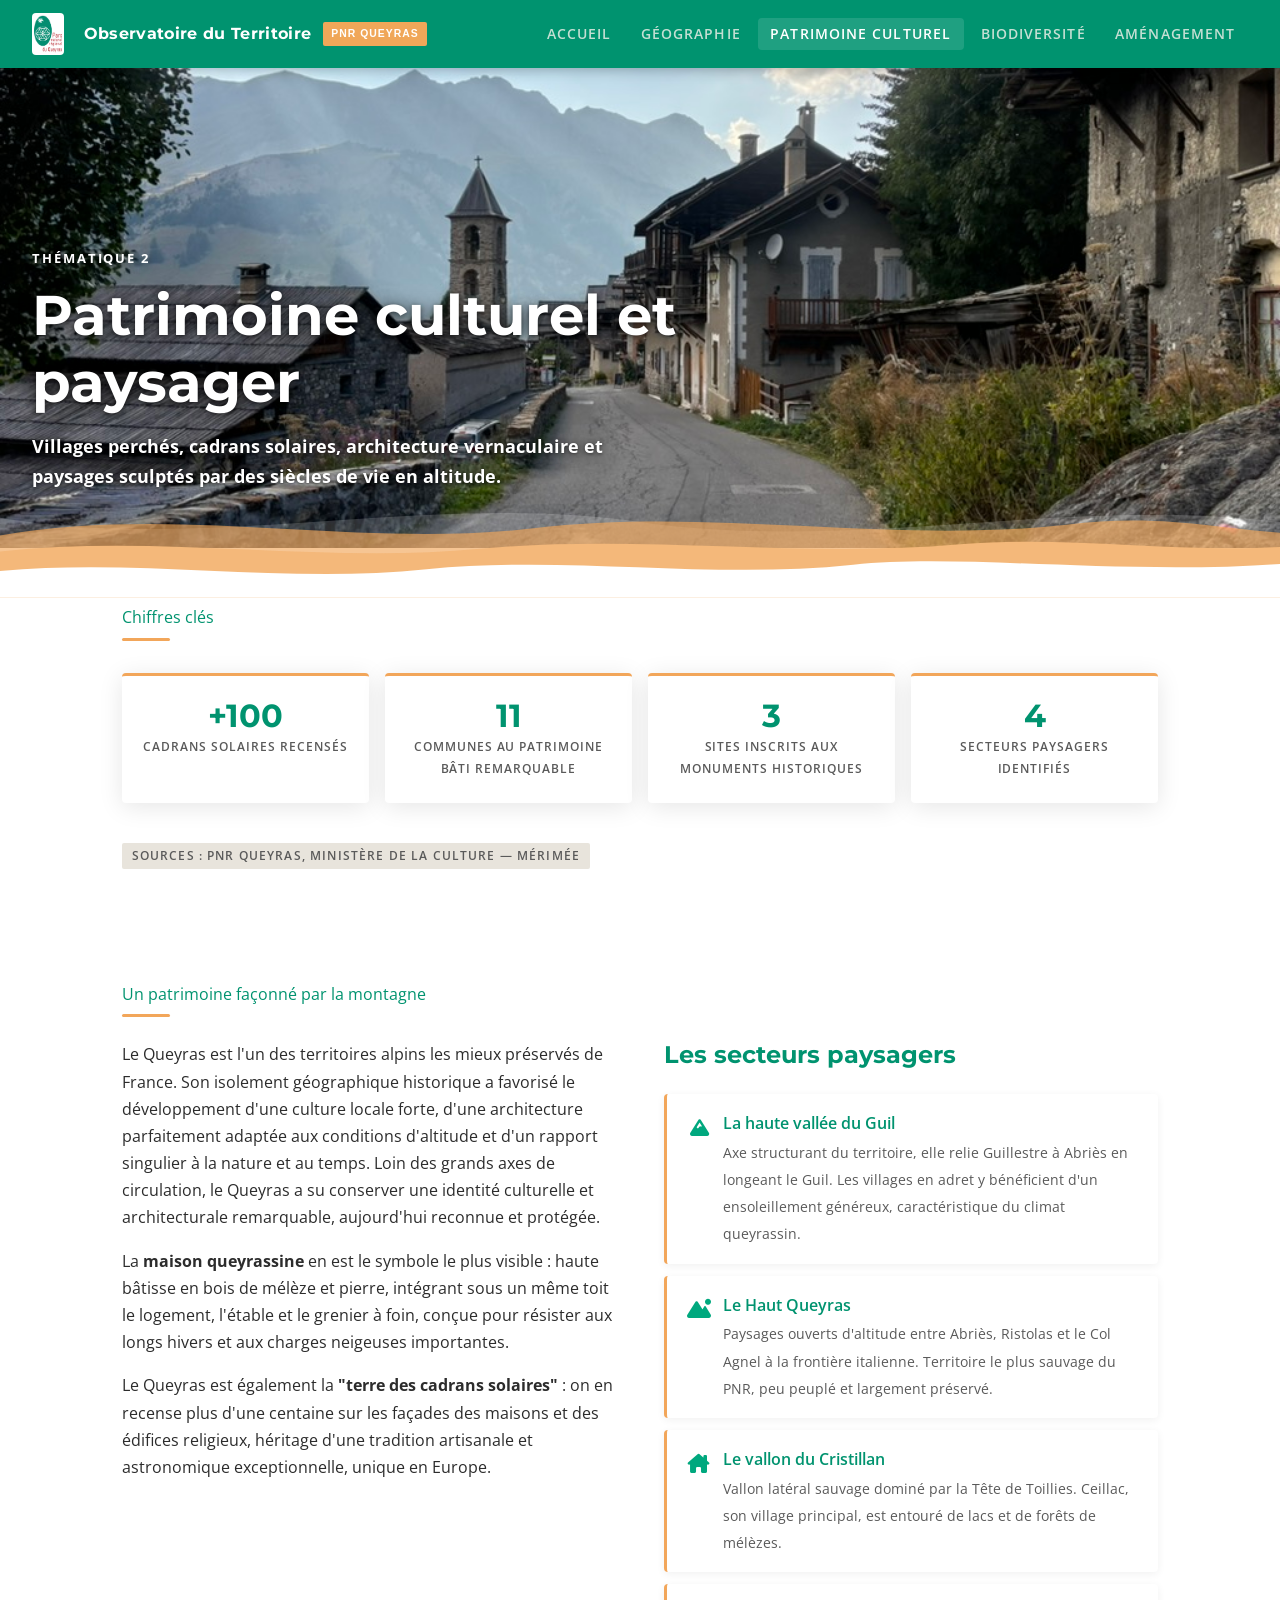
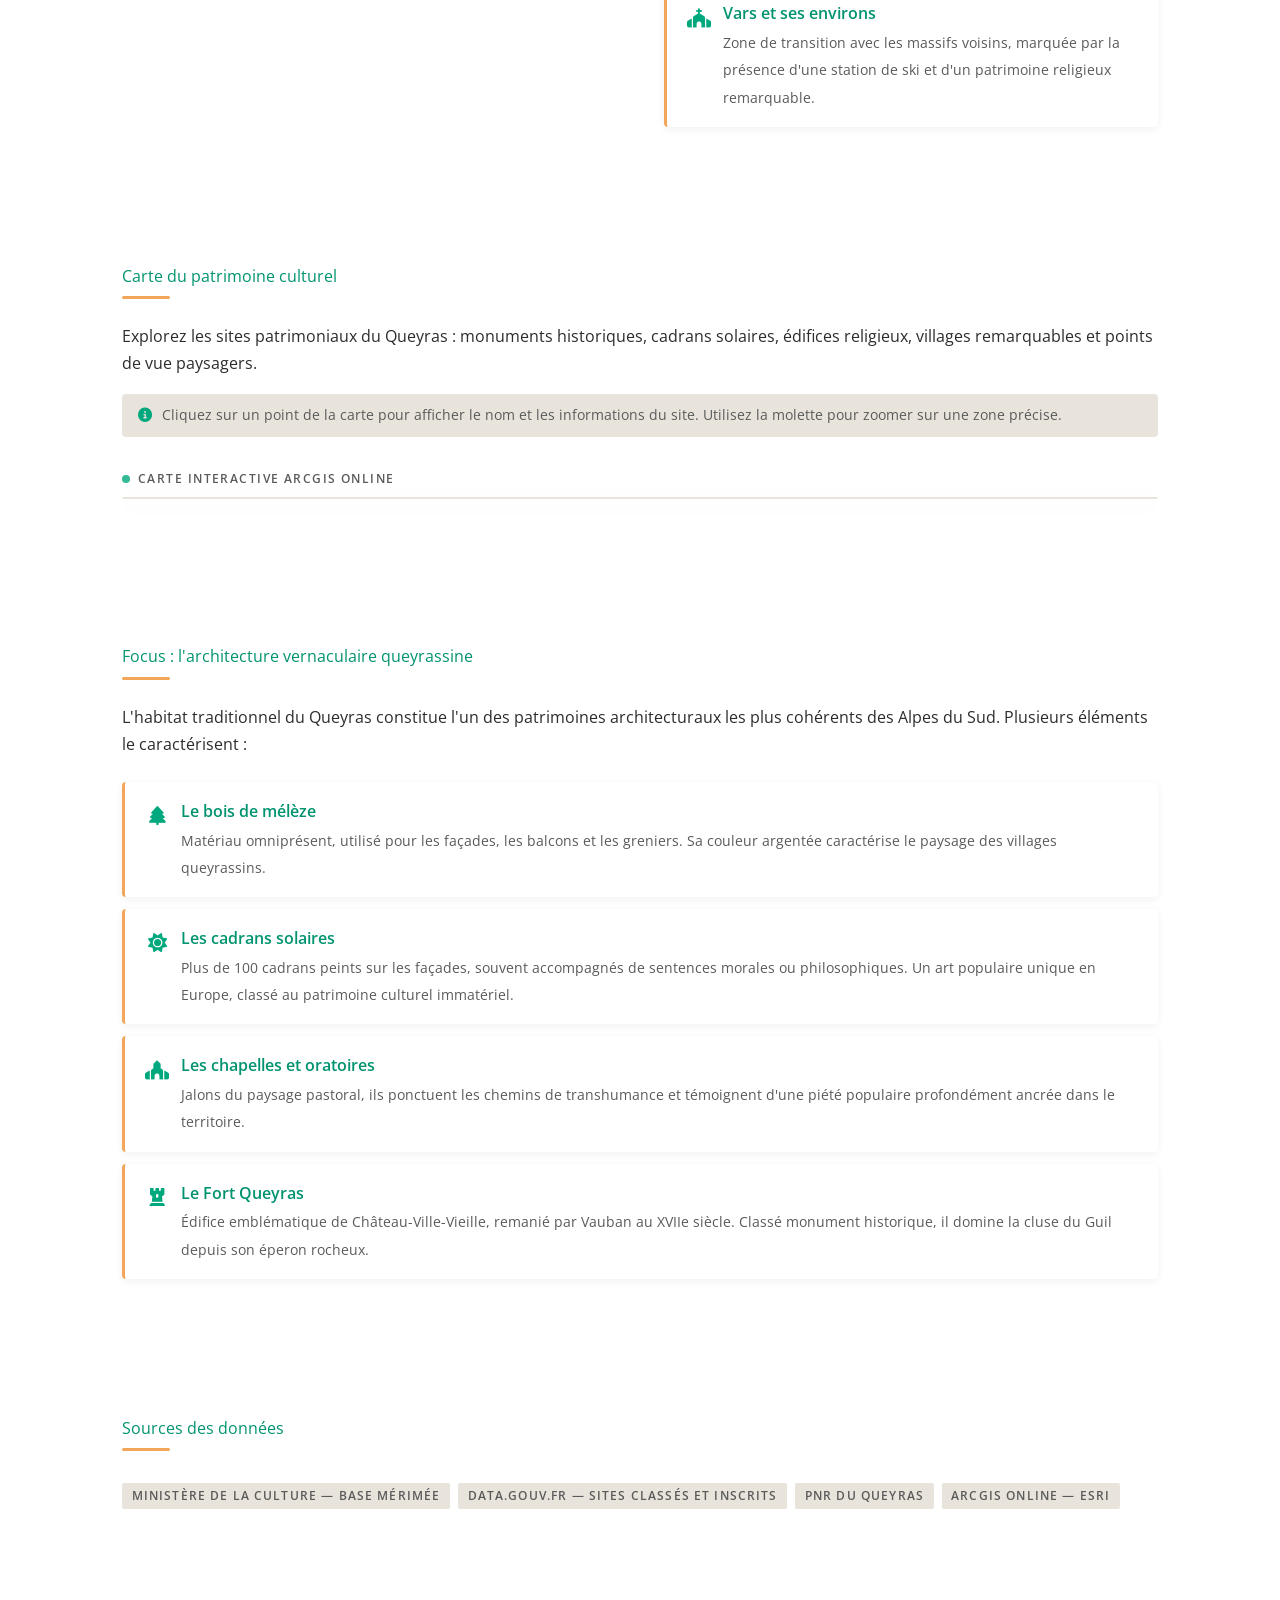
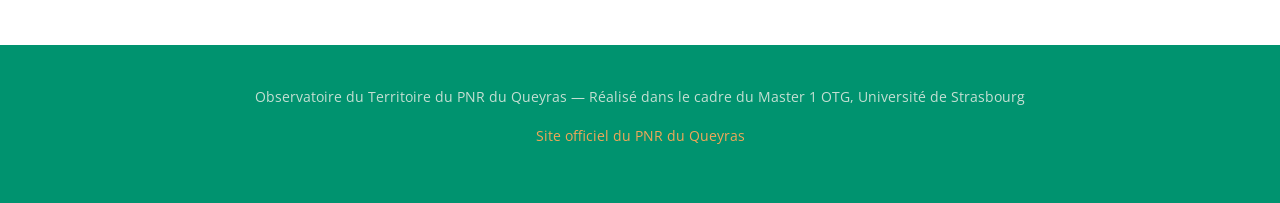
<file: patrimoine.html>
<!DOCTYPE html>
<html lang="fr">
<head>
  <meta charset="UTF-8" />
  <meta name="viewport" content="width=device-width, initial-scale=1.0" />
  <title>Patrimoine culturel et paysager — Observatoire PNR Queyras</title>
  <link rel="stylesheet" href="style.css" />
  <script type="module" src="https://js.arcgis.com/5.0/embeddable-components/"></script>
  <style>:root { --accent: #f2a65a; }</style>
</head>
<body>

<nav class="navbar">
  <div class="nav-brand"><img src="pnr-queyras-logo.png.webp" alt="Logo PNR Queyras" style="height:42px; width:auto; margin-right:0.5rem; background:white; border-radius:4px; padding:2px;">
    <span>Observatoire du Territoire</span>
    <span class="badge">PNR Queyras</span>
  </div>
  <ul class="nav-links">
    <li><a href="index.html">Accueil</a></li>
    <li><a href="geographie.html">Géographie</a></li>
    <li><a href="patrimoine.html">Patrimoine culturel</a></li>
    <li><a href="biodiversite.html">Biodiversité</a></li>
    <li><a href="amenagement.html">Aménagement</a></li>
  </ul>
</nav>

<header class="hero" style="
  background: url('patrimoine-cover.jpeg') center 55% / cover no-repeat;
  position: relative;
">
  <div class="hero-content">
    <p class="hero-eyebrow" style="font-weight:700;">Thématique 2</p>
    <h1>Patrimoine culturel et paysager</h1>
    <p class="hero-subtitle" style="font-weight:700;">Villages perchés, cadrans solaires, architecture vernaculaire et paysages sculptés par des siècles de vie en altitude.</p>
  </div>
  <div class="hero-waves">
    <svg viewBox="0 0 1440 120" preserveAspectRatio="none" xmlns="http://www.w3.org/2000/svg">
      <path d="M0,30 C240,70 480,0 720,35 C960,70 1200,5 1440,35 L1440,120 L0,120 Z" fill="rgba(255,255,255,0.18)"/>
      <path d="M0,50 C200,15 400,65 600,42 C800,18 1000,60 1200,38 C1300,25 1370,42 1440,47 L1440,120 L0,120 Z" fill="#f2a65a" opacity="0.65"/>
      <path d="M0,68 C180,48 360,82 540,65 C720,48 900,76 1080,60 C1200,50 1320,70 1440,63 L1440,120 L0,120 Z" fill="#f4b87a"/>
      <path d="M0,90 C160,75 320,105 480,88 C640,72 800,100 960,83 C1080,70 1260,95 1440,82 L1440,120 L0,120 Z" fill="#ffffff"/>
    </svg>
  </div>
</header>

<main>
  <div class="container">

    <!-- CHIFFRES CLÉS PATRIMOINE -->
    <section class="section">
      <p class="section-title">Chiffres clés</p>
      <div class="section-line"></div>
      <div class="stats-grid fade-in">
        <div class="stat-card" >
          <div class="stat-value">+100</div>
          <div class="stat-label">Cadrans solaires recensés</div>
        </div>
        <div class="stat-card" >
          <div class="stat-value">11</div>
          <div class="stat-label">Communes au patrimoine bâti remarquable</div>
        </div>
        <div class="stat-card" >
          <div class="stat-value">3</div>
          <div class="stat-label">Sites inscrits aux monuments historiques</div>
        </div>
        <div class="stat-card" >
          <div class="stat-value">4</div>
          <div class="stat-label">Secteurs paysagers identifiés</div>
        </div>
      </div>
      <span class="source-tag">Sources : PNR Queyras, Ministère de la Culture — Mérimée</span>
    </section>

    <!-- PRÉSENTATION TEXTUELLE -->
    <section class="section fade-in">
      <p class="section-title">Un patrimoine façonné par la montagne</p>
      <div class="section-line"></div>
      <div class="content-split">
        <div>
          <p>Le Queyras est l'un des territoires alpins les mieux préservés de France. Son isolement géographique historique a favorisé le développement d'une culture locale forte, d'une architecture parfaitement adaptée aux conditions d'altitude et d'un rapport singulier à la nature et au temps. Loin des grands axes de circulation, le Queyras a su conserver une identité culturelle et architecturale remarquable, aujourd'hui reconnue et protégée.</p>
          <p>La <strong>maison queyrassine</strong> en est le symbole le plus visible : haute bâtisse en bois de mélèze et pierre, intégrant sous un même toit le logement, l'étable et le grenier à foin, conçue pour résister aux longs hivers et aux charges neigeuses importantes.</p>
          <p>Le Queyras est également la <strong>"terre des cadrans solaires"</strong> : on en recense plus d'une centaine sur les façades des maisons et des édifices religieux, héritage d'une tradition artisanale et astronomique exceptionnelle, unique en Europe.</p>
        </div>
        <div>
          <h3 style="color:var(--vert-foret); margin-bottom:0.75rem;">Les secteurs paysagers</h3>
          <ul class="heritage-list">
            <li>
              <span class="icon"><i class="fa-solid fa-mountain"></i></span>
              <div><strong>La haute vallée du Guil</strong><span>Axe structurant du territoire, elle relie Guillestre à Abriès en longeant le Guil. Les villages en adret y bénéficient d'un ensoleillement généreux, caractéristique du climat queyrassin.</span></div>
            </li>
            <li>
              <span class="icon"><i class="fa-solid fa-mountain-sun"></i></span>
              <div><strong>Le Haut Queyras</strong><span>Paysages ouverts d'altitude entre Abriès, Ristolas et le Col Agnel à la frontière italienne. Territoire le plus sauvage du PNR, peu peuplé et largement préservé.</span></div>
            </li>
            <li>
              <span class="icon"><i class="fa-solid fa-house-chimney"></i></span>
              <div><strong>Le vallon du Cristillan</strong><span>Vallon latéral sauvage dominé par la Tête de Toillies. Ceillac, son village principal, est entouré de lacs et de forêts de mélèzes.</span></div>
            </li>
            <li>
              <span class="icon"><i class="fa-solid fa-church"></i></span>
              <div><strong>Vars et ses environs</strong><span>Zone de transition avec les massifs voisins, marquée par la présence d'une station de ski et d'un patrimoine religieux remarquable.</span></div>
            </li>
          </ul>
        </div>
      </div>
    </section>

    <!-- CARTE INTERACTIVE -->
    <section class="section fade-in">
      <p class="section-title">Carte du patrimoine culturel</p>
      <div class="section-line"></div>
      <p>Explorez les sites patrimoniaux du Queyras : monuments historiques, cadrans solaires, édifices religieux, villages remarquables et points de vue paysagers.</p>
      <p style="font-size:0.88rem; color:var(--texte-leger); background:var(--gris-doux); padding:0.6rem 1rem; border-radius:4px; margin-bottom:0.5rem;">
        <i class="fa-solid fa-circle-info" style="color:var(--vert-montagne); margin-right:0.4rem;"></i>
        Cliquez sur un point de la carte pour afficher le nom et les informations du site. Utilisez la molette pour zoomer sur une zone précise.
      </p>

      <div class="map-block">
        <div class="map-label">Carte interactive ArcGIS Online</div>
        <div class="map-iframe-wrapper">
          <!-- ╔══════════════════════════════════════════════════════════╗
               ║  REMPLACER PAR VOTRE LIEN ARCGIS PATRIMOINE CULTUREL   ║
               ║  <iframe src="https://arcg.is/VOTRE_ID"                 ║
               ║          style="width:100%;height:500px;border:none">   ║
               ║  </iframe>                                              ║
               ╚══════════════════════════════════════════════════════════╝ -->
          <arcgis-embedded-map
            style="height:500px; width:100%;"
            item-id="ae969043281d45afbe99a1f120ab9062"
            theme="light"
            legend-enabled
            time-zone-label-enabled
            extent="724225.1869914086,5548686.836095933,800815.0893330519,5603110.000234906,102100"
            portal-url="https://unistra.maps.arcgis.com">
          </arcgis-embedded-map>
        </div>
      </div>
    </section>

    <!-- PATRIMOINE BÂTI EN DETAIL -->
    <section class="section fade-in">
      <p class="section-title">Focus : l'architecture vernaculaire queyrassine</p>
      <div class="section-line"></div>
      <p>L'habitat traditionnel du Queyras constitue l'un des patrimoines architecturaux les plus cohérents des Alpes du Sud. Plusieurs éléments le caractérisent :</p>
      <ul class="heritage-list">
        <li>
          <span class="icon"><i class="fa-solid fa-tree"></i></span>
          <div><strong>Le bois de mélèze</strong><span>Matériau omniprésent, utilisé pour les façades, les balcons et les greniers. Sa couleur argentée caractérise le paysage des villages queyrassins.</span></div>
        </li>
        <li>
          <span class="icon"><i class="fa-solid fa-sun"></i></span>
          <div><strong>Les cadrans solaires</strong><span>Plus de 100 cadrans peints sur les façades, souvent accompagnés de sentences morales ou philosophiques. Un art populaire unique en Europe, classé au patrimoine culturel immatériel.</span></div>
        </li>
        <li>
          <span class="icon"><i class="fa-solid fa-place-of-worship"></i></span>
          <div><strong>Les chapelles et oratoires</strong><span>Jalons du paysage pastoral, ils ponctuent les chemins de transhumance et témoignent d'une piété populaire profondément ancrée dans le territoire.</span></div>
        </li>
        <li>
          <span class="icon"><i class="fa-solid fa-chess-rook"></i></span>
          <div><strong>Le Fort Queyras</strong><span>Édifice emblématique de Château-Ville-Vieille, remanié par Vauban au XVIIe siècle. Classé monument historique, il domine la cluse du Guil depuis son éperon rocheux.</span></div>
        </li>
      </ul>
    </section>

    <section class="section fade-in">
      <p class="section-title">Sources des données</p>
      <div class="section-line"></div>
      <p>
        <span class="source-tag">Ministère de la Culture — Base Mérimée</span>&nbsp;
        <span class="source-tag">data.gouv.fr — Sites classés et inscrits</span>&nbsp;
        <span class="source-tag">PNR du Queyras</span>&nbsp;
        <span class="source-tag">ArcGIS Online — Esri</span>
      </p>
    </section>

  </div>
</main>

<footer class="footer">
  <p>Observatoire du Territoire du PNR du Queyras &mdash; Réalisé dans le cadre du Master 1 OTG, Université de Strasbourg</p>
  <p style="margin-top:0.5rem;"><a href="https://www.pnr-queyras.fr" target="_blank">Site officiel du PNR du Queyras</a></p>
</footer>

<script src="main.js"></script>
</body>
</html>
</file>
<file: style.css>
/* ============================================================
   OBSERVATOIRE DU TERRITOIRE — PNR DU QUEYRAS
   Charte graphique alpine & éditoriale
   ============================================================ */

@import url('https://fonts.googleapis.com/css2?family=Montserrat:wght@400;600;700&family=Open+Sans:wght@300;400;600&display=swap');
@import url('https://cdnjs.cloudflare.com/ajax/libs/font-awesome/6.5.0/css/all.min.css');

:root {
  --vert-foret:    #00936f;
  --vert-montagne: #00a87e;
  --vert-clair:    #33b995;
  --bleu-ciel:     #5B8DB8;
  --bleu-nuit:     #1C3554;
  --ocre:          #f0a759;
  --creme:         #ffffff;
  --blanc:         #FFFFFF;
  --gris-doux:     #E8E4DC;
  --texte:         #2C2C2C;
  --texte-leger:   #5A5A5A;

  --nav-h: 68px;
  --radius: 4px;
  --ombre: 0 4px 24px rgba(0,0,0,0.10);
  --transition: 0.25s ease;
}

*, *::before, *::after { box-sizing: border-box; margin: 0; padding: 0; }

html { scroll-behavior: smooth; }

body {
  font-family: 'Open Sans', sans-serif;
  font-weight: 400;
  color: var(--texte);
  background: var(--creme);
  line-height: 1.7;
}

/* ── TYPOGRAPHIE ─────────────────────────────────────────── */
h1, h2, h3, h4 {
  font-family: 'Montserrat', sans-serif;
  line-height: 1.2;
}
h1 { font-size: clamp(2rem, 5vw, 3.5rem); }
h2 { font-size: clamp(1.5rem, 3vw, 2.4rem); }
h3 { font-size: clamp(1.1rem, 2vw, 1.5rem); }
p  { margin-bottom: 1rem; }
a  { color: var(--vert-montagne); text-decoration: none; }
a:hover { text-decoration: underline; }

/* ── NAVIGATION ──────────────────────────────────────────── */
.navbar {
  position: sticky;
  top: 0;
  z-index: 100;
  height: var(--nav-h);
  background: var(--vert-foret);
  display: flex;
  align-items: center;
  justify-content: space-between;
  padding: 0 2rem;
  box-shadow: 0 2px 12px rgba(0,0,0,0.25);
}

.nav-brand {
  display: flex;
  align-items: center;
  gap: 0.75rem;
  color: var(--creme);
  font-family: 'Montserrat', sans-serif;
  font-size: 1rem;
  font-weight: 700;
  letter-spacing: 0.02em;
}

.nav-brand .badge {
  background: var(--ocre);
  color: var(--blanc);
  font-family: 'Source Sans 3', sans-serif;
  font-size: 0.65rem;
  font-weight: 600;
  text-transform: uppercase;
  letter-spacing: 0.1em;
  padding: 0.2rem 0.5rem;
  border-radius: 2px;
}

.nav-links {
  display: flex;
  gap: 0.25rem;
  list-style: none;
}

.nav-links a {
  color: rgba(245,242,236,0.8);
  font-size: 0.85rem;
  font-weight: 600;
  text-transform: uppercase;
  letter-spacing: 0.08em;
  padding: 0.4rem 0.8rem;
  border-radius: var(--radius);
  transition: var(--transition);
  text-decoration: none;
}

.nav-links a:hover,
.nav-links a.active {
  color: var(--blanc);
  background: rgba(255,255,255,0.12);
}

/* ── HERO ────────────────────────────────────────────────── */
.hero {
  position: relative;
  min-height: 480px;
  display: flex;
  align-items: flex-end;
  overflow: visible;
}

/* Waves at bottom of hero */
.hero-waves {
  position: absolute;
  bottom: -50px;
  left: 0;
  width: 100%;
  z-index: 3;
  line-height: 0;
}

.hero-waves svg {
  display: block;
  width: 100%;
}

.hero-bg {
  position: absolute;
  inset: 0;
  background-image:
    radial-gradient(ellipse at 70% 30%, rgba(91,141,184,0.3) 0%, transparent 60%),
    radial-gradient(ellipse at 20% 80%, rgba(200,146,42,0.15) 0%, transparent 50%);
}

/* Mountain silhouette SVG in hero */
.hero-mountains {
  position: absolute;
  bottom: 0;
  left: 0;
  width: 100%;
  opacity: 0.12;
}

.hero-content {
  position: relative;
  z-index: 2;
  padding: 3rem 2rem 3.5rem;
  max-width: 900px;
  animation: fadeUp 0.8s ease both;
}

.hero-eyebrow {
  color: #ffffff;
  font-size: 0.8rem;
  font-weight: 600;
  text-transform: uppercase;
  letter-spacing: 0.15em;
  margin-bottom: 0.75rem;
  text-shadow: 0 1px 8px rgba(0,0,0,0.6);
}

.hero h1 {
  color: var(--blanc);
  margin-bottom: 1rem;
  font-weight: 700;
  text-shadow: 0 2px 16px rgba(0,0,0,0.7), 0 1px 4px rgba(0,0,0,0.5);
}

.hero-subtitle {
  color: #ffffff;
  font-size: 1.1rem;
  font-weight: 700;
  max-width: 600px;
  margin-bottom: 0;
  text-shadow: 0 1px 10px rgba(0,0,0,0.6), 0 1px 3px rgba(0,0,0,0.4);
}

.hero-eyebrow {
  text-shadow: 0 1px 8px rgba(0,0,0,0.6);
}

/* ── MAIN CONTAINER ─────────────────────────────────────── */
.container {
  max-width: 1100px;
  margin: 0 auto;
  padding: 0 2rem;
}

.section {
  padding: 3.5rem 0;
}

.section-title {
  color: var(--vert-foret);
  margin-bottom: 0.4rem;
}

.section-line {
  width: 48px;
  height: 3px;
  background: var(--accent, var(--ocre));
  margin-bottom: 1.5rem;
  border-radius: 2px;
}

/* ── CARTE IFRAME PLACEHOLDER ───────────────────────────── */
.map-block {
  margin: 2rem 0;
}

.map-label {
  display: flex;
  align-items: center;
  gap: 0.5rem;
  font-size: 0.75rem;
  font-weight: 600;
  text-transform: uppercase;
  letter-spacing: 0.12em;
  color: var(--texte-leger);
  margin-bottom: 0.5rem;
}

.map-label::before {
  content: '';
  display: block;
  width: 8px; height: 8px;
  border-radius: 50%;
  background: var(--vert-clair);
}

.map-iframe-wrapper {
  position: relative;
  width: 100%;
  border-radius: var(--radius);
  overflow: hidden;
  box-shadow: var(--ombre);
  border: 1px solid var(--gris-doux);
}

.map-iframe-wrapper iframe {
  display: block;
  width: 100%;
  height: 500px;
  border: none;
}

/* Placeholder visuel quand pas encore de lien */
.map-placeholder {
  width: 100%;
  height: 500px;
  background: linear-gradient(145deg, #d8e8d0 0%, #c5dbb8 100%);
  display: flex;
  flex-direction: column;
  align-items: center;
  justify-content: center;
  gap: 1rem;
  color: var(--vert-foret);
  text-align: center;
  padding: 2rem;
}

.map-placeholder .map-icon {
  font-size: 3rem;
  opacity: 0.5;
}

.map-placeholder p {
  font-size: 0.9rem;
  font-weight: 600;
  color: var(--vert-foret);
  opacity: 0.7;
  margin: 0;
}

.map-placeholder code {
  font-size: 0.75rem;
  background: rgba(42,74,30,0.12);
  padding: 0.25rem 0.5rem;
  border-radius: 3px;
  color: var(--vert-foret);
}

/* ── CARTES STATISTIQUES ─────────────────────────────────── */
.stats-grid {
  display: grid;
  grid-template-columns: repeat(auto-fit, minmax(160px, 1fr));
  gap: 1rem;
  margin: 2rem 0;
}

.stat-card {
  background: var(--blanc);
  border-radius: var(--radius);
  padding: 1.5rem 1rem;
  text-align: center;
  box-shadow: var(--ombre);
  border-top: 3px solid var(--accent, var(--vert-clair));
  transition: var(--transition);
}

.stat-card:hover { transform: translateY(-3px); }

.stat-value {
  font-family: 'Montserrat', sans-serif;
  font-size: 2rem;
  font-weight: 700;
  color: var(--vert-foret);
  line-height: 1;
  margin-bottom: 0.3rem;
}

.stat-unit {
  font-size: 1rem;
  font-weight: 300;
  color: var(--vert-foret);
}

.stat-label {
  font-size: 0.78rem;
  font-weight: 600;
  text-transform: uppercase;
  letter-spacing: 0.08em;
  color: var(--texte-leger);
}

/* ── CONTENT LAYOUT ──────────────────────────────────────── */
.content-split {
  display: grid;
  grid-template-columns: 1fr 1fr;
  gap: 3rem;
  align-items: start;
}

@media (max-width: 768px) {
  .content-split { grid-template-columns: 1fr; }
}

/* ── CARD THÉMATIQUE ─────────────────────────────────────── */
.theme-card {
  background: var(--blanc);
  border-radius: var(--radius);
  overflow: hidden;
  box-shadow: var(--ombre);
  transition: var(--transition);
}

.theme-card:hover { transform: translateY(-3px); box-shadow: 0 8px 32px rgba(0,0,0,0.14); }

.theme-card-header {
  padding: 1.5rem;
  background: var(--vert-foret);
  color: var(--creme);
}

.theme-card-body {
  padding: 1.5rem;
  font-size: 0.95rem;
  color: var(--texte-leger);
}

/* ── LISTE PATRIMOINE ────────────────────────────────────── */
.heritage-list {
  list-style: none;
  display: grid;
  gap: 0.75rem;
  margin: 1.5rem 0;
}

.heritage-list li {
  display: flex;
  align-items: flex-start;
  gap: 0.75rem;
  background: var(--blanc);
  padding: 1rem 1.25rem;
  border-radius: var(--radius);
  box-shadow: 0 2px 8px rgba(0,0,0,0.06);
  border-left: 3px solid var(--accent, var(--vert-clair));
}

.heritage-list li .icon {
  font-size: 1.2rem;
  flex-shrink: 0;
  margin-top: 0.1rem;
  color: var(--vert-montagne);
  width: 1.5rem;
  text-align: center;
}

.heritage-list li strong {
  display: block;
  color: var(--vert-foret);
  font-weight: 600;
  margin-bottom: 0.1rem;
}

.heritage-list li span {
  font-size: 0.88rem;
  color: var(--texte-leger);
}

/* ── BANDEAU INTRO ───────────────────────────────────────── */
.intro-band {
  background: var(--vert-foret);
  color: var(--creme);
  padding: 2rem;
  border-radius: var(--radius);
  margin: 2rem 0;
  font-size: 1.05rem;
  font-style: italic;
  border-left: 4px solid var(--ocre);
  line-height: 1.8;
}

/* ── SOURCE TAG ──────────────────────────────────────────── */
.source-tag {
  display: inline-block;
  font-size: 0.72rem;
  font-weight: 600;
  text-transform: uppercase;
  letter-spacing: 0.1em;
  color: var(--texte-leger);
  background: var(--gris-doux);
  padding: 0.2rem 0.6rem;
  border-radius: 2px;
  margin-top: 0.5rem;
}

/* ── FOOTER ──────────────────────────────────────────────── */
.footer {
  background: var(--vert-foret);
  color: rgba(245,242,236,0.8);
  padding: 2.5rem 2rem;
  margin-top: 4rem;
  text-align: center;
  font-size: 0.85rem;
}

.footer a { color: var(--ocre); }

/* ── ANIMATIONS ──────────────────────────────────────────── */
@keyframes fadeUp {
  from { opacity: 0; transform: translateY(24px); }
  to   { opacity: 1; transform: translateY(0); }
}

.fade-in {
  opacity: 0;
  transform: translateY(16px);
  transition: opacity 0.6s ease, transform 0.6s ease;
}
.fade-in.visible {
  opacity: 1;
  transform: translateY(0);
}

/* ── RESPONSIVE NAV ──────────────────────────────────────── */
@media (max-width: 860px) {
  .nav-links { display: none; }
  .navbar { padding: 0 1rem; }
}
</file>
